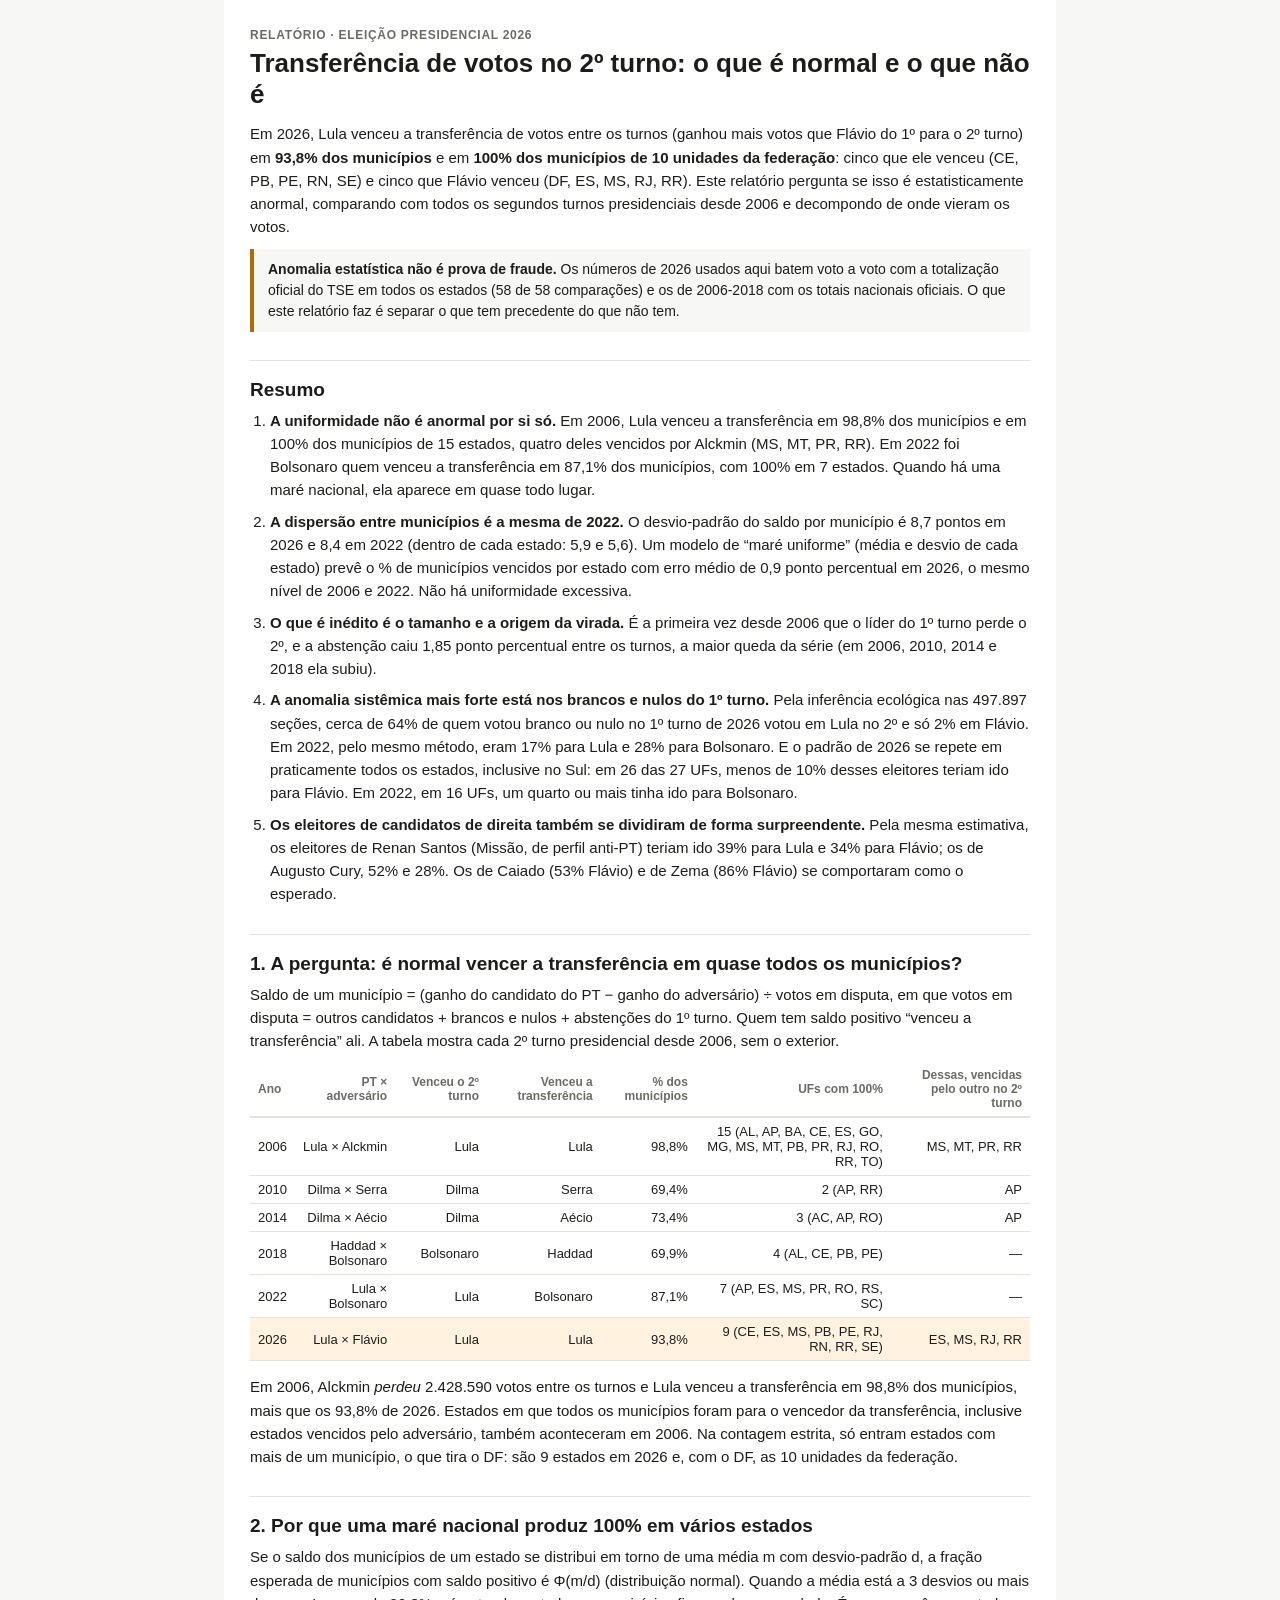
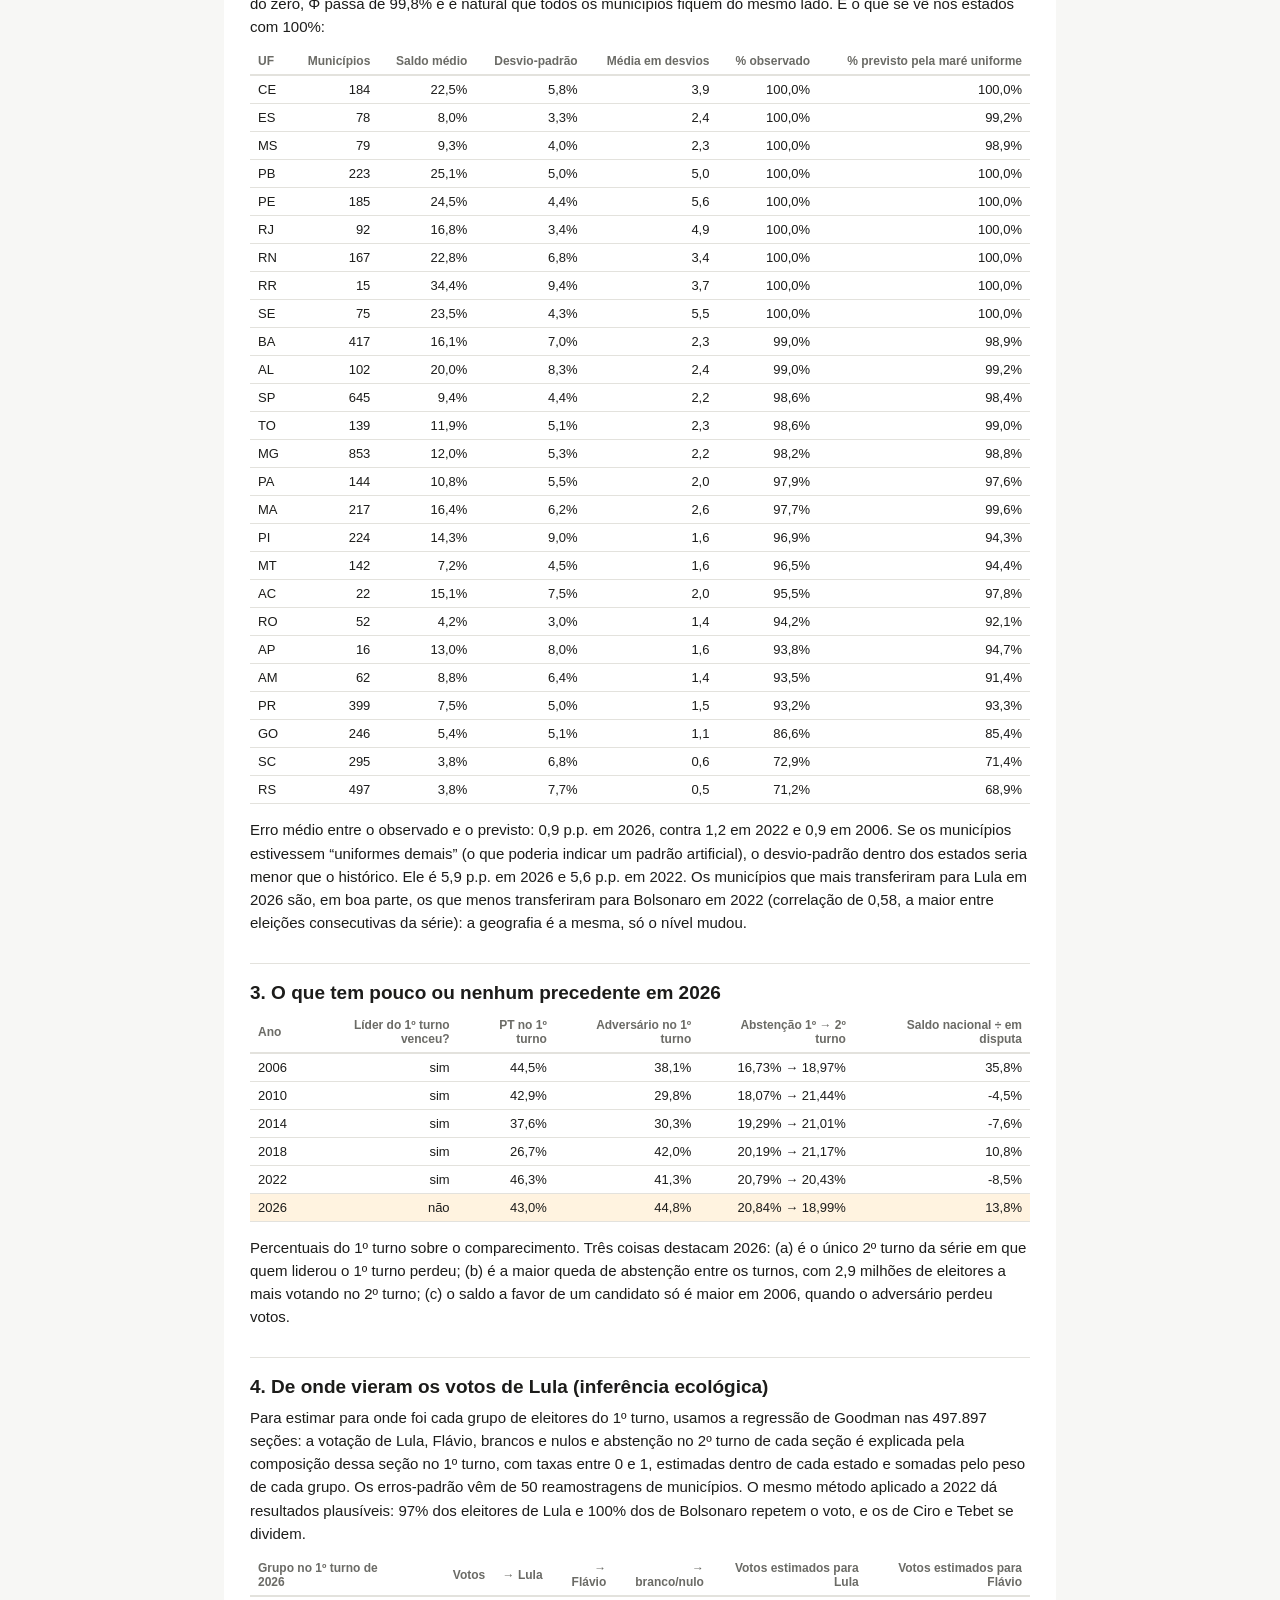
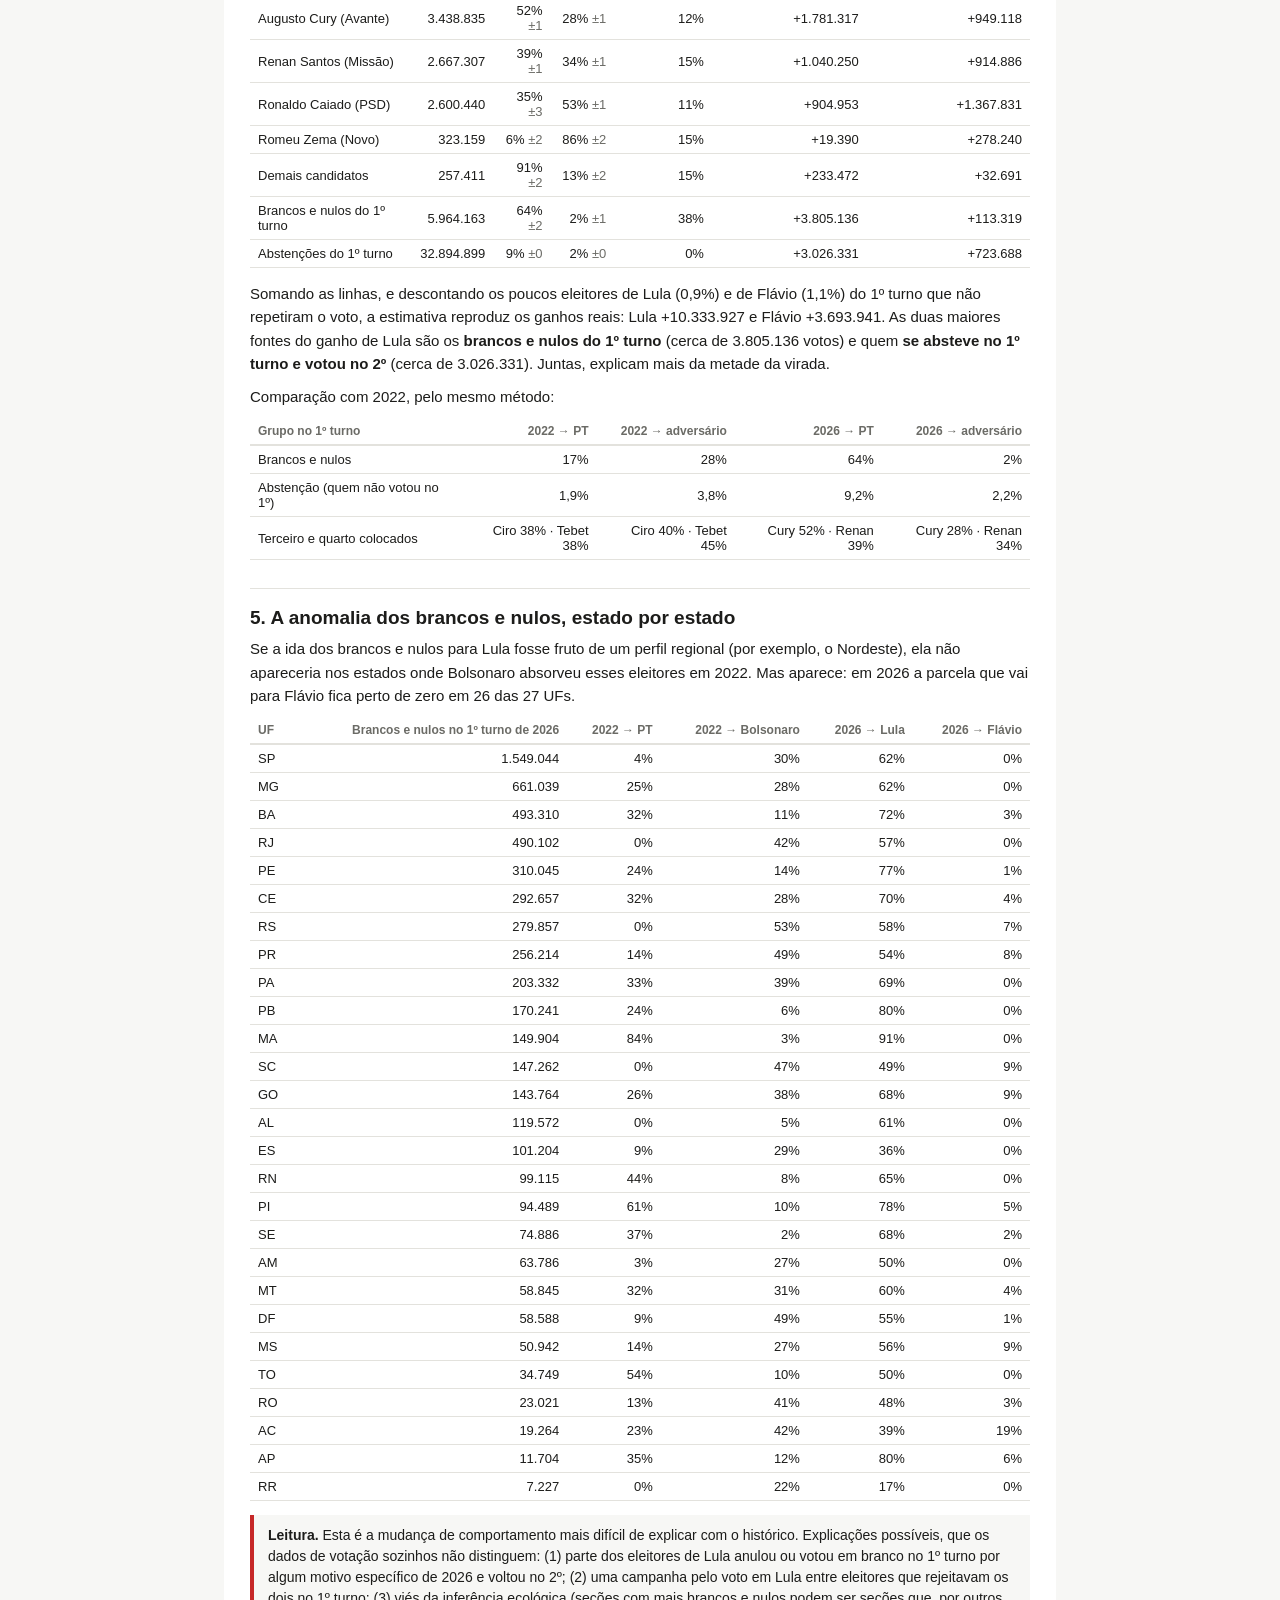
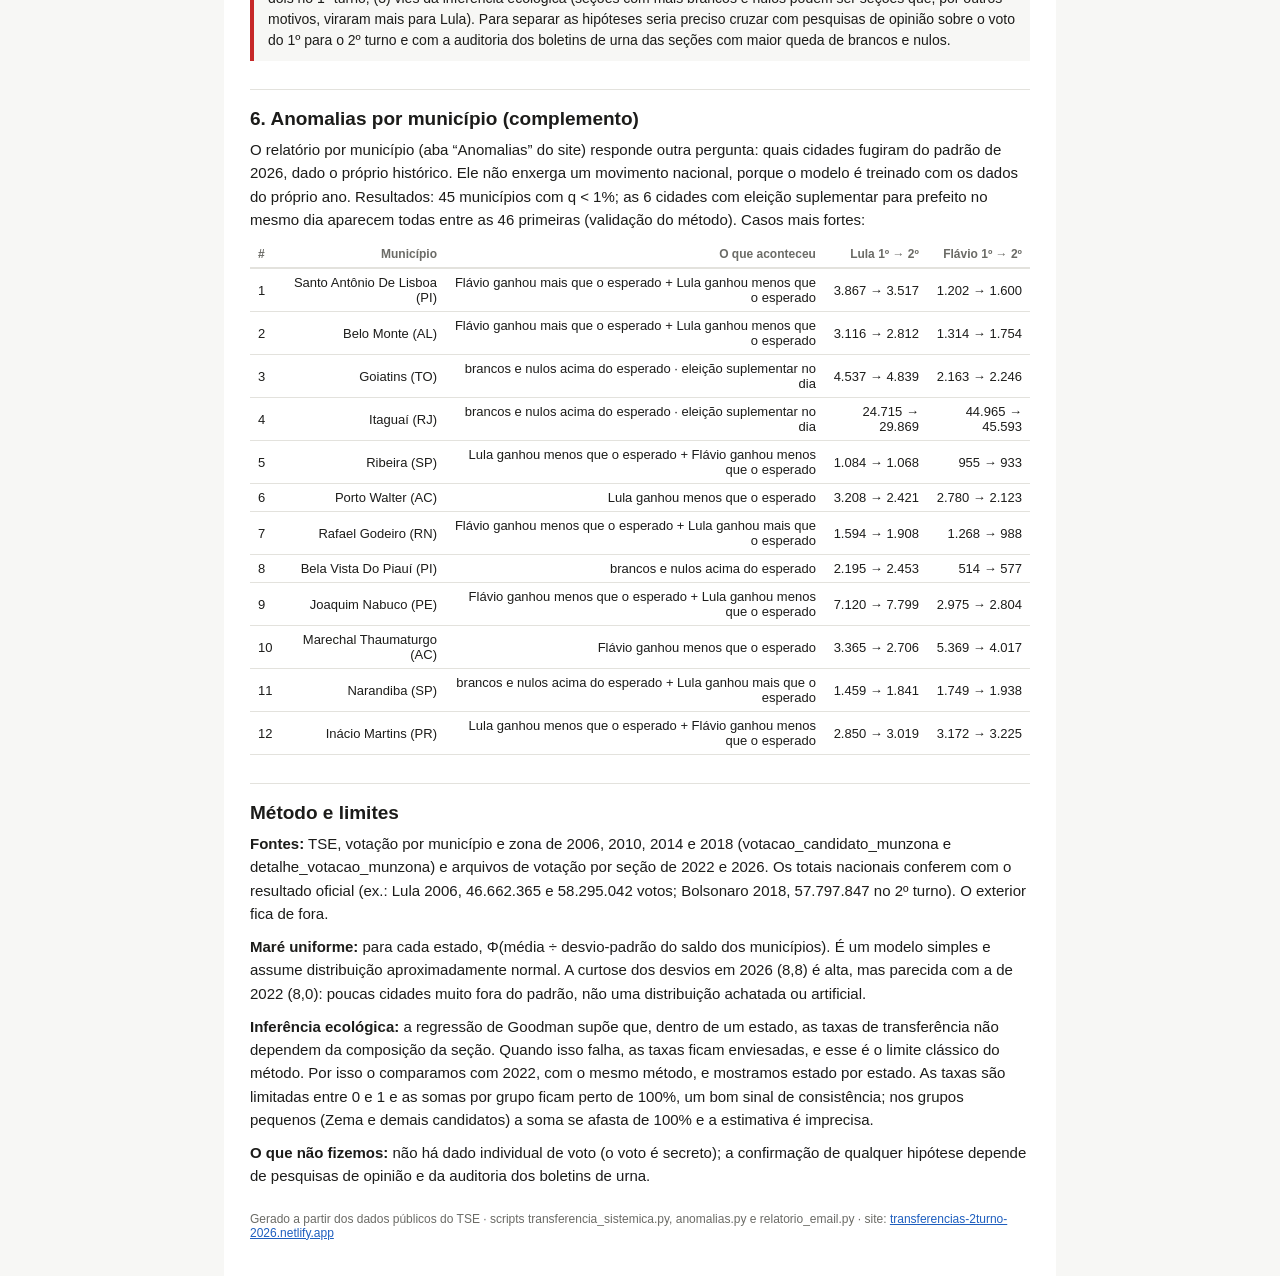
<file: relatorios/relatorio_transferencias_2026.html>
<!doctype html><html lang="pt-BR"><head><meta charset="utf-8"><meta name="viewport" content="width=device-width,initial-scale=1">
<title>Transferência de votos no 2º turno de 2026: o que é normal e o que não é</title></head>
<body style="margin:0;padding:0;background:#f7f7f5;font-family:Arial,Helvetica,sans-serif;color:#1c1c1a;">
<div style="max-width:780px;margin:0 auto;background:#ffffff;padding:28px 26px 36px;">
<p style="margin:0;font-size:12px;letter-spacing:.06em;text-transform:uppercase;color:#6b6b66;font-weight:bold;">Relatório · eleição presidencial 2026</p>
<h1 style="font-size:26px;line-height:1.2;margin:6px 0 12px;">Transferência de votos no 2º turno: o que é normal e o que não é</h1>
<p style="margin:0 0 10px;font-size:15px;line-height:1.55;">Em 2026, Lula venceu a transferência de votos entre os turnos (ganhou mais votos que Flávio do 1º para o 2º turno) em <b>93,8% dos municípios</b> e em <b>100% dos municípios de 10 unidades da federação</b>: cinco que ele venceu (CE, PB, PE, RN, SE) e cinco que Flávio venceu (DF, ES, MS, RJ, RR). Este relatório pergunta se isso é estatisticamente anormal, comparando com todos os segundos turnos presidenciais desde 2006 e decompondo de onde vieram os votos.</p>
<div style="border-left:4px solid #b26b00;background:#f7f7f5;padding:10px 14px;margin:10px 0 14px;font-size:14px;line-height:1.5;"><b>Anomalia estatística não é prova de fraude.</b> Os números de 2026 usados aqui batem voto a voto com a totalização oficial do TSE em todos os estados (58 de 58 comparações) e os de 2006-2018 com os totais nacionais oficiais. O que este relatório faz é separar o que tem precedente do que não tem.</div>

<h2 style="font-size:19px;margin:28px 0 8px;border-top:1px solid #e3e2dd;padding-top:18px;">Resumo</h2>
<ol style="margin:0 0 6px;padding-left:20px;font-size:15px;line-height:1.55;">
<li style="margin-bottom:8px;"><b>A uniformidade não é anormal por si só.</b> Em 2006, Lula venceu a transferência em 98,8% dos municípios e em 100% dos municípios de 15 estados, quatro deles vencidos por Alckmin (MS, MT, PR, RR). Em 2022 foi Bolsonaro quem venceu a transferência em 87,1% dos municípios, com 100% em 7 estados. Quando há uma maré nacional, ela aparece em quase todo lugar.</li>
<li style="margin-bottom:8px;"><b>A dispersão entre municípios é a mesma de 2022.</b> O desvio-padrão do saldo por município é 8,7 pontos em 2026 e 8,4 em 2022 (dentro de cada estado: 5,9 e 5,6). Um modelo de “maré uniforme” (média e desvio de cada estado) prevê o % de municípios vencidos por estado com erro médio de 0,9 ponto percentual em 2026, o mesmo nível de 2006 e 2022. Não há uniformidade excessiva.</li>
<li style="margin-bottom:8px;"><b>O que é inédito é o tamanho e a origem da virada.</b> É a primeira vez desde 2006 que o líder do 1º turno perde o 2º, e a abstenção caiu 1,85 ponto percentual entre os turnos, a maior queda da série (em 2006, 2010, 2014 e 2018 ela subiu).</li>
<li style="margin-bottom:8px;"><b>A anomalia sistêmica mais forte está nos brancos e nulos do 1º turno.</b> Pela inferência ecológica nas 497.897 seções, cerca de 64% de quem votou branco ou nulo no 1º turno de 2026 votou em Lula no 2º e só 2% em Flávio. Em 2022, pelo mesmo método, eram 17% para Lula e 28% para Bolsonaro. E o padrão de 2026 se repete em praticamente todos os estados, inclusive no Sul: em 26 das 27 UFs, menos de 10% desses eleitores teriam ido para Flávio. Em 2022, em 16 UFs, um quarto ou mais tinha ido para Bolsonaro.</li>
<li style="margin-bottom:8px;"><b>Os eleitores de candidatos de direita também se dividiram de forma surpreendente.</b> Pela mesma estimativa, os eleitores de Renan Santos (Missão, de perfil anti-PT) teriam ido 39% para Lula e 34% para Flávio; os de Augusto Cury, 52% e 28%. Os de Caiado (53% Flávio) e de Zema (86% Flávio) se comportaram como o esperado.</li>
</ol>

<h2 style="font-size:19px;margin:28px 0 8px;border-top:1px solid #e3e2dd;padding-top:18px;">1. A pergunta: é normal vencer a transferência em quase todos os municípios?</h2>
<p style="margin:0 0 10px;font-size:15px;line-height:1.55;">Saldo de um município = (ganho do candidato do PT − ganho do adversário) ÷ votos em disputa, em que votos em disputa = outros candidatos + brancos e nulos + abstenções do 1º turno. Quem tem saldo positivo “venceu a transferência” ali. A tabela mostra cada 2º turno presidencial desde 2006, sem o exterior.</p>
<table cellpadding="0" cellspacing="0" style="border-collapse:collapse;width:100%;margin:8px 0 14px;"><tr><th style="padding:6px 8px;border-bottom:2px solid #e3e2dd;text-align:right;font-size:12px;color:#6b6b66;text-align:left;">Ano</th><th style="padding:6px 8px;border-bottom:2px solid #e3e2dd;text-align:right;font-size:12px;color:#6b6b66;">PT × adversário</th><th style="padding:6px 8px;border-bottom:2px solid #e3e2dd;text-align:right;font-size:12px;color:#6b6b66;">Venceu o 2º turno</th><th style="padding:6px 8px;border-bottom:2px solid #e3e2dd;text-align:right;font-size:12px;color:#6b6b66;">Venceu a transferência</th><th style="padding:6px 8px;border-bottom:2px solid #e3e2dd;text-align:right;font-size:12px;color:#6b6b66;">% dos municípios</th><th style="padding:6px 8px;border-bottom:2px solid #e3e2dd;text-align:right;font-size:12px;color:#6b6b66;">UFs com 100%</th><th style="padding:6px 8px;border-bottom:2px solid #e3e2dd;text-align:right;font-size:12px;color:#6b6b66;">Dessas, vencidas pelo outro no 2º turno</th></tr><tr><td style="padding:6px 8px;border-bottom:1px solid #e3e2dd;text-align:right;font-size:13px;text-align:left;">2006</td><td style="padding:6px 8px;border-bottom:1px solid #e3e2dd;text-align:right;font-size:13px;">Lula × Alckmin</td><td style="padding:6px 8px;border-bottom:1px solid #e3e2dd;text-align:right;font-size:13px;">Lula</td><td style="padding:6px 8px;border-bottom:1px solid #e3e2dd;text-align:right;font-size:13px;">Lula</td><td style="padding:6px 8px;border-bottom:1px solid #e3e2dd;text-align:right;font-size:13px;">98,8%</td><td style="padding:6px 8px;border-bottom:1px solid #e3e2dd;text-align:right;font-size:13px;">15 (AL, AP, BA, CE, ES, GO, MG, MS, MT, PB, PR, RJ, RO, RR, TO)</td><td style="padding:6px 8px;border-bottom:1px solid #e3e2dd;text-align:right;font-size:13px;">MS, MT, PR, RR</td></tr><tr><td style="padding:6px 8px;border-bottom:1px solid #e3e2dd;text-align:right;font-size:13px;text-align:left;">2010</td><td style="padding:6px 8px;border-bottom:1px solid #e3e2dd;text-align:right;font-size:13px;">Dilma × Serra</td><td style="padding:6px 8px;border-bottom:1px solid #e3e2dd;text-align:right;font-size:13px;">Dilma</td><td style="padding:6px 8px;border-bottom:1px solid #e3e2dd;text-align:right;font-size:13px;">Serra</td><td style="padding:6px 8px;border-bottom:1px solid #e3e2dd;text-align:right;font-size:13px;">69,4%</td><td style="padding:6px 8px;border-bottom:1px solid #e3e2dd;text-align:right;font-size:13px;">2 (AP, RR)</td><td style="padding:6px 8px;border-bottom:1px solid #e3e2dd;text-align:right;font-size:13px;">AP</td></tr><tr><td style="padding:6px 8px;border-bottom:1px solid #e3e2dd;text-align:right;font-size:13px;text-align:left;">2014</td><td style="padding:6px 8px;border-bottom:1px solid #e3e2dd;text-align:right;font-size:13px;">Dilma × Aécio</td><td style="padding:6px 8px;border-bottom:1px solid #e3e2dd;text-align:right;font-size:13px;">Dilma</td><td style="padding:6px 8px;border-bottom:1px solid #e3e2dd;text-align:right;font-size:13px;">Aécio</td><td style="padding:6px 8px;border-bottom:1px solid #e3e2dd;text-align:right;font-size:13px;">73,4%</td><td style="padding:6px 8px;border-bottom:1px solid #e3e2dd;text-align:right;font-size:13px;">3 (AC, AP, RO)</td><td style="padding:6px 8px;border-bottom:1px solid #e3e2dd;text-align:right;font-size:13px;">AP</td></tr><tr><td style="padding:6px 8px;border-bottom:1px solid #e3e2dd;text-align:right;font-size:13px;text-align:left;">2018</td><td style="padding:6px 8px;border-bottom:1px solid #e3e2dd;text-align:right;font-size:13px;">Haddad × Bolsonaro</td><td style="padding:6px 8px;border-bottom:1px solid #e3e2dd;text-align:right;font-size:13px;">Bolsonaro</td><td style="padding:6px 8px;border-bottom:1px solid #e3e2dd;text-align:right;font-size:13px;">Haddad</td><td style="padding:6px 8px;border-bottom:1px solid #e3e2dd;text-align:right;font-size:13px;">69,9%</td><td style="padding:6px 8px;border-bottom:1px solid #e3e2dd;text-align:right;font-size:13px;">4 (AL, CE, PB, PE)</td><td style="padding:6px 8px;border-bottom:1px solid #e3e2dd;text-align:right;font-size:13px;">—</td></tr><tr><td style="padding:6px 8px;border-bottom:1px solid #e3e2dd;text-align:right;font-size:13px;text-align:left;">2022</td><td style="padding:6px 8px;border-bottom:1px solid #e3e2dd;text-align:right;font-size:13px;">Lula × Bolsonaro</td><td style="padding:6px 8px;border-bottom:1px solid #e3e2dd;text-align:right;font-size:13px;">Lula</td><td style="padding:6px 8px;border-bottom:1px solid #e3e2dd;text-align:right;font-size:13px;">Bolsonaro</td><td style="padding:6px 8px;border-bottom:1px solid #e3e2dd;text-align:right;font-size:13px;">87,1%</td><td style="padding:6px 8px;border-bottom:1px solid #e3e2dd;text-align:right;font-size:13px;">7 (AP, ES, MS, PR, RO, RS, SC)</td><td style="padding:6px 8px;border-bottom:1px solid #e3e2dd;text-align:right;font-size:13px;">—</td></tr><tr><td style="padding:6px 8px;border-bottom:1px solid #e3e2dd;text-align:right;font-size:13px;background:#fff3e0;text-align:left;">2026</td><td style="padding:6px 8px;border-bottom:1px solid #e3e2dd;text-align:right;font-size:13px;background:#fff3e0;">Lula × Flávio</td><td style="padding:6px 8px;border-bottom:1px solid #e3e2dd;text-align:right;font-size:13px;background:#fff3e0;">Lula</td><td style="padding:6px 8px;border-bottom:1px solid #e3e2dd;text-align:right;font-size:13px;background:#fff3e0;">Lula</td><td style="padding:6px 8px;border-bottom:1px solid #e3e2dd;text-align:right;font-size:13px;background:#fff3e0;">93,8%</td><td style="padding:6px 8px;border-bottom:1px solid #e3e2dd;text-align:right;font-size:13px;background:#fff3e0;">9 (CE, ES, MS, PB, PE, RJ, RN, RR, SE)</td><td style="padding:6px 8px;border-bottom:1px solid #e3e2dd;text-align:right;font-size:13px;background:#fff3e0;">ES, MS, RJ, RR</td></tr></table>
<p style="margin:0 0 10px;font-size:15px;line-height:1.55;">Em 2006, Alckmin <i>perdeu</i> 2.428.590 votos entre os turnos e Lula venceu a transferência em 98,8% dos municípios, mais que os 93,8% de 2026. Estados em que todos os municípios foram para o vencedor da transferência, inclusive estados vencidos pelo adversário, também aconteceram em 2006. Na contagem estrita, só entram estados com mais de um município, o que tira o DF: são 9 estados em 2026 e, com o DF, as 10 unidades da federação.</p>

<h2 style="font-size:19px;margin:28px 0 8px;border-top:1px solid #e3e2dd;padding-top:18px;">2. Por que uma maré nacional produz 100% em vários estados</h2>
<p style="margin:0 0 10px;font-size:15px;line-height:1.55;">Se o saldo dos municípios de um estado se distribui em torno de uma média m com desvio-padrão d, a fração esperada de municípios com saldo positivo é Φ(m/d) (distribuição normal). Quando a média está a 3 desvios ou mais do zero, Φ passa de 99,8% e é natural que todos os municípios fiquem do mesmo lado. É o que se vê nos estados com 100%:</p>
<table cellpadding="0" cellspacing="0" style="border-collapse:collapse;width:100%;margin:8px 0 14px;"><tr><th style="padding:6px 8px;border-bottom:2px solid #e3e2dd;text-align:right;font-size:12px;color:#6b6b66;text-align:left;">UF</th><th style="padding:6px 8px;border-bottom:2px solid #e3e2dd;text-align:right;font-size:12px;color:#6b6b66;">Municípios</th><th style="padding:6px 8px;border-bottom:2px solid #e3e2dd;text-align:right;font-size:12px;color:#6b6b66;">Saldo médio</th><th style="padding:6px 8px;border-bottom:2px solid #e3e2dd;text-align:right;font-size:12px;color:#6b6b66;">Desvio-padrão</th><th style="padding:6px 8px;border-bottom:2px solid #e3e2dd;text-align:right;font-size:12px;color:#6b6b66;">Média em desvios</th><th style="padding:6px 8px;border-bottom:2px solid #e3e2dd;text-align:right;font-size:12px;color:#6b6b66;">% observado</th><th style="padding:6px 8px;border-bottom:2px solid #e3e2dd;text-align:right;font-size:12px;color:#6b6b66;">% previsto pela maré uniforme</th></tr><tr><td style="padding:6px 8px;border-bottom:1px solid #e3e2dd;text-align:right;font-size:13px;text-align:left;">CE</td><td style="padding:6px 8px;border-bottom:1px solid #e3e2dd;text-align:right;font-size:13px;">184</td><td style="padding:6px 8px;border-bottom:1px solid #e3e2dd;text-align:right;font-size:13px;">22,5%</td><td style="padding:6px 8px;border-bottom:1px solid #e3e2dd;text-align:right;font-size:13px;">5,8%</td><td style="padding:6px 8px;border-bottom:1px solid #e3e2dd;text-align:right;font-size:13px;">3,9</td><td style="padding:6px 8px;border-bottom:1px solid #e3e2dd;text-align:right;font-size:13px;">100,0%</td><td style="padding:6px 8px;border-bottom:1px solid #e3e2dd;text-align:right;font-size:13px;">100,0%</td></tr><tr><td style="padding:6px 8px;border-bottom:1px solid #e3e2dd;text-align:right;font-size:13px;text-align:left;">ES</td><td style="padding:6px 8px;border-bottom:1px solid #e3e2dd;text-align:right;font-size:13px;">78</td><td style="padding:6px 8px;border-bottom:1px solid #e3e2dd;text-align:right;font-size:13px;">8,0%</td><td style="padding:6px 8px;border-bottom:1px solid #e3e2dd;text-align:right;font-size:13px;">3,3%</td><td style="padding:6px 8px;border-bottom:1px solid #e3e2dd;text-align:right;font-size:13px;">2,4</td><td style="padding:6px 8px;border-bottom:1px solid #e3e2dd;text-align:right;font-size:13px;">100,0%</td><td style="padding:6px 8px;border-bottom:1px solid #e3e2dd;text-align:right;font-size:13px;">99,2%</td></tr><tr><td style="padding:6px 8px;border-bottom:1px solid #e3e2dd;text-align:right;font-size:13px;text-align:left;">MS</td><td style="padding:6px 8px;border-bottom:1px solid #e3e2dd;text-align:right;font-size:13px;">79</td><td style="padding:6px 8px;border-bottom:1px solid #e3e2dd;text-align:right;font-size:13px;">9,3%</td><td style="padding:6px 8px;border-bottom:1px solid #e3e2dd;text-align:right;font-size:13px;">4,0%</td><td style="padding:6px 8px;border-bottom:1px solid #e3e2dd;text-align:right;font-size:13px;">2,3</td><td style="padding:6px 8px;border-bottom:1px solid #e3e2dd;text-align:right;font-size:13px;">100,0%</td><td style="padding:6px 8px;border-bottom:1px solid #e3e2dd;text-align:right;font-size:13px;">98,9%</td></tr><tr><td style="padding:6px 8px;border-bottom:1px solid #e3e2dd;text-align:right;font-size:13px;text-align:left;">PB</td><td style="padding:6px 8px;border-bottom:1px solid #e3e2dd;text-align:right;font-size:13px;">223</td><td style="padding:6px 8px;border-bottom:1px solid #e3e2dd;text-align:right;font-size:13px;">25,1%</td><td style="padding:6px 8px;border-bottom:1px solid #e3e2dd;text-align:right;font-size:13px;">5,0%</td><td style="padding:6px 8px;border-bottom:1px solid #e3e2dd;text-align:right;font-size:13px;">5,0</td><td style="padding:6px 8px;border-bottom:1px solid #e3e2dd;text-align:right;font-size:13px;">100,0%</td><td style="padding:6px 8px;border-bottom:1px solid #e3e2dd;text-align:right;font-size:13px;">100,0%</td></tr><tr><td style="padding:6px 8px;border-bottom:1px solid #e3e2dd;text-align:right;font-size:13px;text-align:left;">PE</td><td style="padding:6px 8px;border-bottom:1px solid #e3e2dd;text-align:right;font-size:13px;">185</td><td style="padding:6px 8px;border-bottom:1px solid #e3e2dd;text-align:right;font-size:13px;">24,5%</td><td style="padding:6px 8px;border-bottom:1px solid #e3e2dd;text-align:right;font-size:13px;">4,4%</td><td style="padding:6px 8px;border-bottom:1px solid #e3e2dd;text-align:right;font-size:13px;">5,6</td><td style="padding:6px 8px;border-bottom:1px solid #e3e2dd;text-align:right;font-size:13px;">100,0%</td><td style="padding:6px 8px;border-bottom:1px solid #e3e2dd;text-align:right;font-size:13px;">100,0%</td></tr><tr><td style="padding:6px 8px;border-bottom:1px solid #e3e2dd;text-align:right;font-size:13px;text-align:left;">RJ</td><td style="padding:6px 8px;border-bottom:1px solid #e3e2dd;text-align:right;font-size:13px;">92</td><td style="padding:6px 8px;border-bottom:1px solid #e3e2dd;text-align:right;font-size:13px;">16,8%</td><td style="padding:6px 8px;border-bottom:1px solid #e3e2dd;text-align:right;font-size:13px;">3,4%</td><td style="padding:6px 8px;border-bottom:1px solid #e3e2dd;text-align:right;font-size:13px;">4,9</td><td style="padding:6px 8px;border-bottom:1px solid #e3e2dd;text-align:right;font-size:13px;">100,0%</td><td style="padding:6px 8px;border-bottom:1px solid #e3e2dd;text-align:right;font-size:13px;">100,0%</td></tr><tr><td style="padding:6px 8px;border-bottom:1px solid #e3e2dd;text-align:right;font-size:13px;text-align:left;">RN</td><td style="padding:6px 8px;border-bottom:1px solid #e3e2dd;text-align:right;font-size:13px;">167</td><td style="padding:6px 8px;border-bottom:1px solid #e3e2dd;text-align:right;font-size:13px;">22,8%</td><td style="padding:6px 8px;border-bottom:1px solid #e3e2dd;text-align:right;font-size:13px;">6,8%</td><td style="padding:6px 8px;border-bottom:1px solid #e3e2dd;text-align:right;font-size:13px;">3,4</td><td style="padding:6px 8px;border-bottom:1px solid #e3e2dd;text-align:right;font-size:13px;">100,0%</td><td style="padding:6px 8px;border-bottom:1px solid #e3e2dd;text-align:right;font-size:13px;">100,0%</td></tr><tr><td style="padding:6px 8px;border-bottom:1px solid #e3e2dd;text-align:right;font-size:13px;text-align:left;">RR</td><td style="padding:6px 8px;border-bottom:1px solid #e3e2dd;text-align:right;font-size:13px;">15</td><td style="padding:6px 8px;border-bottom:1px solid #e3e2dd;text-align:right;font-size:13px;">34,4%</td><td style="padding:6px 8px;border-bottom:1px solid #e3e2dd;text-align:right;font-size:13px;">9,4%</td><td style="padding:6px 8px;border-bottom:1px solid #e3e2dd;text-align:right;font-size:13px;">3,7</td><td style="padding:6px 8px;border-bottom:1px solid #e3e2dd;text-align:right;font-size:13px;">100,0%</td><td style="padding:6px 8px;border-bottom:1px solid #e3e2dd;text-align:right;font-size:13px;">100,0%</td></tr><tr><td style="padding:6px 8px;border-bottom:1px solid #e3e2dd;text-align:right;font-size:13px;text-align:left;">SE</td><td style="padding:6px 8px;border-bottom:1px solid #e3e2dd;text-align:right;font-size:13px;">75</td><td style="padding:6px 8px;border-bottom:1px solid #e3e2dd;text-align:right;font-size:13px;">23,5%</td><td style="padding:6px 8px;border-bottom:1px solid #e3e2dd;text-align:right;font-size:13px;">4,3%</td><td style="padding:6px 8px;border-bottom:1px solid #e3e2dd;text-align:right;font-size:13px;">5,5</td><td style="padding:6px 8px;border-bottom:1px solid #e3e2dd;text-align:right;font-size:13px;">100,0%</td><td style="padding:6px 8px;border-bottom:1px solid #e3e2dd;text-align:right;font-size:13px;">100,0%</td></tr><tr><td style="padding:6px 8px;border-bottom:1px solid #e3e2dd;text-align:right;font-size:13px;text-align:left;">BA</td><td style="padding:6px 8px;border-bottom:1px solid #e3e2dd;text-align:right;font-size:13px;">417</td><td style="padding:6px 8px;border-bottom:1px solid #e3e2dd;text-align:right;font-size:13px;">16,1%</td><td style="padding:6px 8px;border-bottom:1px solid #e3e2dd;text-align:right;font-size:13px;">7,0%</td><td style="padding:6px 8px;border-bottom:1px solid #e3e2dd;text-align:right;font-size:13px;">2,3</td><td style="padding:6px 8px;border-bottom:1px solid #e3e2dd;text-align:right;font-size:13px;">99,0%</td><td style="padding:6px 8px;border-bottom:1px solid #e3e2dd;text-align:right;font-size:13px;">98,9%</td></tr><tr><td style="padding:6px 8px;border-bottom:1px solid #e3e2dd;text-align:right;font-size:13px;text-align:left;">AL</td><td style="padding:6px 8px;border-bottom:1px solid #e3e2dd;text-align:right;font-size:13px;">102</td><td style="padding:6px 8px;border-bottom:1px solid #e3e2dd;text-align:right;font-size:13px;">20,0%</td><td style="padding:6px 8px;border-bottom:1px solid #e3e2dd;text-align:right;font-size:13px;">8,3%</td><td style="padding:6px 8px;border-bottom:1px solid #e3e2dd;text-align:right;font-size:13px;">2,4</td><td style="padding:6px 8px;border-bottom:1px solid #e3e2dd;text-align:right;font-size:13px;">99,0%</td><td style="padding:6px 8px;border-bottom:1px solid #e3e2dd;text-align:right;font-size:13px;">99,2%</td></tr><tr><td style="padding:6px 8px;border-bottom:1px solid #e3e2dd;text-align:right;font-size:13px;text-align:left;">SP</td><td style="padding:6px 8px;border-bottom:1px solid #e3e2dd;text-align:right;font-size:13px;">645</td><td style="padding:6px 8px;border-bottom:1px solid #e3e2dd;text-align:right;font-size:13px;">9,4%</td><td style="padding:6px 8px;border-bottom:1px solid #e3e2dd;text-align:right;font-size:13px;">4,4%</td><td style="padding:6px 8px;border-bottom:1px solid #e3e2dd;text-align:right;font-size:13px;">2,2</td><td style="padding:6px 8px;border-bottom:1px solid #e3e2dd;text-align:right;font-size:13px;">98,6%</td><td style="padding:6px 8px;border-bottom:1px solid #e3e2dd;text-align:right;font-size:13px;">98,4%</td></tr><tr><td style="padding:6px 8px;border-bottom:1px solid #e3e2dd;text-align:right;font-size:13px;text-align:left;">TO</td><td style="padding:6px 8px;border-bottom:1px solid #e3e2dd;text-align:right;font-size:13px;">139</td><td style="padding:6px 8px;border-bottom:1px solid #e3e2dd;text-align:right;font-size:13px;">11,9%</td><td style="padding:6px 8px;border-bottom:1px solid #e3e2dd;text-align:right;font-size:13px;">5,1%</td><td style="padding:6px 8px;border-bottom:1px solid #e3e2dd;text-align:right;font-size:13px;">2,3</td><td style="padding:6px 8px;border-bottom:1px solid #e3e2dd;text-align:right;font-size:13px;">98,6%</td><td style="padding:6px 8px;border-bottom:1px solid #e3e2dd;text-align:right;font-size:13px;">99,0%</td></tr><tr><td style="padding:6px 8px;border-bottom:1px solid #e3e2dd;text-align:right;font-size:13px;text-align:left;">MG</td><td style="padding:6px 8px;border-bottom:1px solid #e3e2dd;text-align:right;font-size:13px;">853</td><td style="padding:6px 8px;border-bottom:1px solid #e3e2dd;text-align:right;font-size:13px;">12,0%</td><td style="padding:6px 8px;border-bottom:1px solid #e3e2dd;text-align:right;font-size:13px;">5,3%</td><td style="padding:6px 8px;border-bottom:1px solid #e3e2dd;text-align:right;font-size:13px;">2,2</td><td style="padding:6px 8px;border-bottom:1px solid #e3e2dd;text-align:right;font-size:13px;">98,2%</td><td style="padding:6px 8px;border-bottom:1px solid #e3e2dd;text-align:right;font-size:13px;">98,8%</td></tr><tr><td style="padding:6px 8px;border-bottom:1px solid #e3e2dd;text-align:right;font-size:13px;text-align:left;">PA</td><td style="padding:6px 8px;border-bottom:1px solid #e3e2dd;text-align:right;font-size:13px;">144</td><td style="padding:6px 8px;border-bottom:1px solid #e3e2dd;text-align:right;font-size:13px;">10,8%</td><td style="padding:6px 8px;border-bottom:1px solid #e3e2dd;text-align:right;font-size:13px;">5,5%</td><td style="padding:6px 8px;border-bottom:1px solid #e3e2dd;text-align:right;font-size:13px;">2,0</td><td style="padding:6px 8px;border-bottom:1px solid #e3e2dd;text-align:right;font-size:13px;">97,9%</td><td style="padding:6px 8px;border-bottom:1px solid #e3e2dd;text-align:right;font-size:13px;">97,6%</td></tr><tr><td style="padding:6px 8px;border-bottom:1px solid #e3e2dd;text-align:right;font-size:13px;text-align:left;">MA</td><td style="padding:6px 8px;border-bottom:1px solid #e3e2dd;text-align:right;font-size:13px;">217</td><td style="padding:6px 8px;border-bottom:1px solid #e3e2dd;text-align:right;font-size:13px;">16,4%</td><td style="padding:6px 8px;border-bottom:1px solid #e3e2dd;text-align:right;font-size:13px;">6,2%</td><td style="padding:6px 8px;border-bottom:1px solid #e3e2dd;text-align:right;font-size:13px;">2,6</td><td style="padding:6px 8px;border-bottom:1px solid #e3e2dd;text-align:right;font-size:13px;">97,7%</td><td style="padding:6px 8px;border-bottom:1px solid #e3e2dd;text-align:right;font-size:13px;">99,6%</td></tr><tr><td style="padding:6px 8px;border-bottom:1px solid #e3e2dd;text-align:right;font-size:13px;text-align:left;">PI</td><td style="padding:6px 8px;border-bottom:1px solid #e3e2dd;text-align:right;font-size:13px;">224</td><td style="padding:6px 8px;border-bottom:1px solid #e3e2dd;text-align:right;font-size:13px;">14,3%</td><td style="padding:6px 8px;border-bottom:1px solid #e3e2dd;text-align:right;font-size:13px;">9,0%</td><td style="padding:6px 8px;border-bottom:1px solid #e3e2dd;text-align:right;font-size:13px;">1,6</td><td style="padding:6px 8px;border-bottom:1px solid #e3e2dd;text-align:right;font-size:13px;">96,9%</td><td style="padding:6px 8px;border-bottom:1px solid #e3e2dd;text-align:right;font-size:13px;">94,3%</td></tr><tr><td style="padding:6px 8px;border-bottom:1px solid #e3e2dd;text-align:right;font-size:13px;text-align:left;">MT</td><td style="padding:6px 8px;border-bottom:1px solid #e3e2dd;text-align:right;font-size:13px;">142</td><td style="padding:6px 8px;border-bottom:1px solid #e3e2dd;text-align:right;font-size:13px;">7,2%</td><td style="padding:6px 8px;border-bottom:1px solid #e3e2dd;text-align:right;font-size:13px;">4,5%</td><td style="padding:6px 8px;border-bottom:1px solid #e3e2dd;text-align:right;font-size:13px;">1,6</td><td style="padding:6px 8px;border-bottom:1px solid #e3e2dd;text-align:right;font-size:13px;">96,5%</td><td style="padding:6px 8px;border-bottom:1px solid #e3e2dd;text-align:right;font-size:13px;">94,4%</td></tr><tr><td style="padding:6px 8px;border-bottom:1px solid #e3e2dd;text-align:right;font-size:13px;text-align:left;">AC</td><td style="padding:6px 8px;border-bottom:1px solid #e3e2dd;text-align:right;font-size:13px;">22</td><td style="padding:6px 8px;border-bottom:1px solid #e3e2dd;text-align:right;font-size:13px;">15,1%</td><td style="padding:6px 8px;border-bottom:1px solid #e3e2dd;text-align:right;font-size:13px;">7,5%</td><td style="padding:6px 8px;border-bottom:1px solid #e3e2dd;text-align:right;font-size:13px;">2,0</td><td style="padding:6px 8px;border-bottom:1px solid #e3e2dd;text-align:right;font-size:13px;">95,5%</td><td style="padding:6px 8px;border-bottom:1px solid #e3e2dd;text-align:right;font-size:13px;">97,8%</td></tr><tr><td style="padding:6px 8px;border-bottom:1px solid #e3e2dd;text-align:right;font-size:13px;text-align:left;">RO</td><td style="padding:6px 8px;border-bottom:1px solid #e3e2dd;text-align:right;font-size:13px;">52</td><td style="padding:6px 8px;border-bottom:1px solid #e3e2dd;text-align:right;font-size:13px;">4,2%</td><td style="padding:6px 8px;border-bottom:1px solid #e3e2dd;text-align:right;font-size:13px;">3,0%</td><td style="padding:6px 8px;border-bottom:1px solid #e3e2dd;text-align:right;font-size:13px;">1,4</td><td style="padding:6px 8px;border-bottom:1px solid #e3e2dd;text-align:right;font-size:13px;">94,2%</td><td style="padding:6px 8px;border-bottom:1px solid #e3e2dd;text-align:right;font-size:13px;">92,1%</td></tr><tr><td style="padding:6px 8px;border-bottom:1px solid #e3e2dd;text-align:right;font-size:13px;text-align:left;">AP</td><td style="padding:6px 8px;border-bottom:1px solid #e3e2dd;text-align:right;font-size:13px;">16</td><td style="padding:6px 8px;border-bottom:1px solid #e3e2dd;text-align:right;font-size:13px;">13,0%</td><td style="padding:6px 8px;border-bottom:1px solid #e3e2dd;text-align:right;font-size:13px;">8,0%</td><td style="padding:6px 8px;border-bottom:1px solid #e3e2dd;text-align:right;font-size:13px;">1,6</td><td style="padding:6px 8px;border-bottom:1px solid #e3e2dd;text-align:right;font-size:13px;">93,8%</td><td style="padding:6px 8px;border-bottom:1px solid #e3e2dd;text-align:right;font-size:13px;">94,7%</td></tr><tr><td style="padding:6px 8px;border-bottom:1px solid #e3e2dd;text-align:right;font-size:13px;text-align:left;">AM</td><td style="padding:6px 8px;border-bottom:1px solid #e3e2dd;text-align:right;font-size:13px;">62</td><td style="padding:6px 8px;border-bottom:1px solid #e3e2dd;text-align:right;font-size:13px;">8,8%</td><td style="padding:6px 8px;border-bottom:1px solid #e3e2dd;text-align:right;font-size:13px;">6,4%</td><td style="padding:6px 8px;border-bottom:1px solid #e3e2dd;text-align:right;font-size:13px;">1,4</td><td style="padding:6px 8px;border-bottom:1px solid #e3e2dd;text-align:right;font-size:13px;">93,5%</td><td style="padding:6px 8px;border-bottom:1px solid #e3e2dd;text-align:right;font-size:13px;">91,4%</td></tr><tr><td style="padding:6px 8px;border-bottom:1px solid #e3e2dd;text-align:right;font-size:13px;text-align:left;">PR</td><td style="padding:6px 8px;border-bottom:1px solid #e3e2dd;text-align:right;font-size:13px;">399</td><td style="padding:6px 8px;border-bottom:1px solid #e3e2dd;text-align:right;font-size:13px;">7,5%</td><td style="padding:6px 8px;border-bottom:1px solid #e3e2dd;text-align:right;font-size:13px;">5,0%</td><td style="padding:6px 8px;border-bottom:1px solid #e3e2dd;text-align:right;font-size:13px;">1,5</td><td style="padding:6px 8px;border-bottom:1px solid #e3e2dd;text-align:right;font-size:13px;">93,2%</td><td style="padding:6px 8px;border-bottom:1px solid #e3e2dd;text-align:right;font-size:13px;">93,3%</td></tr><tr><td style="padding:6px 8px;border-bottom:1px solid #e3e2dd;text-align:right;font-size:13px;text-align:left;">GO</td><td style="padding:6px 8px;border-bottom:1px solid #e3e2dd;text-align:right;font-size:13px;">246</td><td style="padding:6px 8px;border-bottom:1px solid #e3e2dd;text-align:right;font-size:13px;">5,4%</td><td style="padding:6px 8px;border-bottom:1px solid #e3e2dd;text-align:right;font-size:13px;">5,1%</td><td style="padding:6px 8px;border-bottom:1px solid #e3e2dd;text-align:right;font-size:13px;">1,1</td><td style="padding:6px 8px;border-bottom:1px solid #e3e2dd;text-align:right;font-size:13px;">86,6%</td><td style="padding:6px 8px;border-bottom:1px solid #e3e2dd;text-align:right;font-size:13px;">85,4%</td></tr><tr><td style="padding:6px 8px;border-bottom:1px solid #e3e2dd;text-align:right;font-size:13px;text-align:left;">SC</td><td style="padding:6px 8px;border-bottom:1px solid #e3e2dd;text-align:right;font-size:13px;">295</td><td style="padding:6px 8px;border-bottom:1px solid #e3e2dd;text-align:right;font-size:13px;">3,8%</td><td style="padding:6px 8px;border-bottom:1px solid #e3e2dd;text-align:right;font-size:13px;">6,8%</td><td style="padding:6px 8px;border-bottom:1px solid #e3e2dd;text-align:right;font-size:13px;">0,6</td><td style="padding:6px 8px;border-bottom:1px solid #e3e2dd;text-align:right;font-size:13px;">72,9%</td><td style="padding:6px 8px;border-bottom:1px solid #e3e2dd;text-align:right;font-size:13px;">71,4%</td></tr><tr><td style="padding:6px 8px;border-bottom:1px solid #e3e2dd;text-align:right;font-size:13px;text-align:left;">RS</td><td style="padding:6px 8px;border-bottom:1px solid #e3e2dd;text-align:right;font-size:13px;">497</td><td style="padding:6px 8px;border-bottom:1px solid #e3e2dd;text-align:right;font-size:13px;">3,8%</td><td style="padding:6px 8px;border-bottom:1px solid #e3e2dd;text-align:right;font-size:13px;">7,7%</td><td style="padding:6px 8px;border-bottom:1px solid #e3e2dd;text-align:right;font-size:13px;">0,5</td><td style="padding:6px 8px;border-bottom:1px solid #e3e2dd;text-align:right;font-size:13px;">71,2%</td><td style="padding:6px 8px;border-bottom:1px solid #e3e2dd;text-align:right;font-size:13px;">68,9%</td></tr></table>
<p style="margin:0 0 10px;font-size:15px;line-height:1.55;">Erro médio entre o observado e o previsto: 0,9 p.p. em 2026, contra 1,2 em 2022 e 0,9 em 2006. Se os municípios estivessem “uniformes demais” (o que poderia indicar um padrão artificial), o desvio-padrão dentro dos estados seria menor que o histórico. Ele é 5,9 p.p. em 2026 e 5,6 p.p. em 2022. Os municípios que mais transferiram para Lula em 2026 são, em boa parte, os que menos transferiram para Bolsonaro em 2022 (correlação de 0,58, a maior entre eleições consecutivas da série): a geografia é a mesma, só o nível mudou.</p>

<h2 style="font-size:19px;margin:28px 0 8px;border-top:1px solid #e3e2dd;padding-top:18px;">3. O que tem pouco ou nenhum precedente em 2026</h2>
<table cellpadding="0" cellspacing="0" style="border-collapse:collapse;width:100%;margin:8px 0 14px;"><tr><th style="padding:6px 8px;border-bottom:2px solid #e3e2dd;text-align:right;font-size:12px;color:#6b6b66;text-align:left;">Ano</th><th style="padding:6px 8px;border-bottom:2px solid #e3e2dd;text-align:right;font-size:12px;color:#6b6b66;">Líder do 1º turno venceu?</th><th style="padding:6px 8px;border-bottom:2px solid #e3e2dd;text-align:right;font-size:12px;color:#6b6b66;">PT no 1º turno</th><th style="padding:6px 8px;border-bottom:2px solid #e3e2dd;text-align:right;font-size:12px;color:#6b6b66;">Adversário no 1º turno</th><th style="padding:6px 8px;border-bottom:2px solid #e3e2dd;text-align:right;font-size:12px;color:#6b6b66;">Abstenção 1º → 2º turno</th><th style="padding:6px 8px;border-bottom:2px solid #e3e2dd;text-align:right;font-size:12px;color:#6b6b66;">Saldo nacional ÷ em disputa</th></tr><tr><td style="padding:6px 8px;border-bottom:1px solid #e3e2dd;text-align:right;font-size:13px;text-align:left;">2006</td><td style="padding:6px 8px;border-bottom:1px solid #e3e2dd;text-align:right;font-size:13px;">sim</td><td style="padding:6px 8px;border-bottom:1px solid #e3e2dd;text-align:right;font-size:13px;">44,5%</td><td style="padding:6px 8px;border-bottom:1px solid #e3e2dd;text-align:right;font-size:13px;">38,1%</td><td style="padding:6px 8px;border-bottom:1px solid #e3e2dd;text-align:right;font-size:13px;">16,73% → 18,97%</td><td style="padding:6px 8px;border-bottom:1px solid #e3e2dd;text-align:right;font-size:13px;">35,8%</td></tr><tr><td style="padding:6px 8px;border-bottom:1px solid #e3e2dd;text-align:right;font-size:13px;text-align:left;">2010</td><td style="padding:6px 8px;border-bottom:1px solid #e3e2dd;text-align:right;font-size:13px;">sim</td><td style="padding:6px 8px;border-bottom:1px solid #e3e2dd;text-align:right;font-size:13px;">42,9%</td><td style="padding:6px 8px;border-bottom:1px solid #e3e2dd;text-align:right;font-size:13px;">29,8%</td><td style="padding:6px 8px;border-bottom:1px solid #e3e2dd;text-align:right;font-size:13px;">18,07% → 21,44%</td><td style="padding:6px 8px;border-bottom:1px solid #e3e2dd;text-align:right;font-size:13px;">-4,5%</td></tr><tr><td style="padding:6px 8px;border-bottom:1px solid #e3e2dd;text-align:right;font-size:13px;text-align:left;">2014</td><td style="padding:6px 8px;border-bottom:1px solid #e3e2dd;text-align:right;font-size:13px;">sim</td><td style="padding:6px 8px;border-bottom:1px solid #e3e2dd;text-align:right;font-size:13px;">37,6%</td><td style="padding:6px 8px;border-bottom:1px solid #e3e2dd;text-align:right;font-size:13px;">30,3%</td><td style="padding:6px 8px;border-bottom:1px solid #e3e2dd;text-align:right;font-size:13px;">19,29% → 21,01%</td><td style="padding:6px 8px;border-bottom:1px solid #e3e2dd;text-align:right;font-size:13px;">-7,6%</td></tr><tr><td style="padding:6px 8px;border-bottom:1px solid #e3e2dd;text-align:right;font-size:13px;text-align:left;">2018</td><td style="padding:6px 8px;border-bottom:1px solid #e3e2dd;text-align:right;font-size:13px;">sim</td><td style="padding:6px 8px;border-bottom:1px solid #e3e2dd;text-align:right;font-size:13px;">26,7%</td><td style="padding:6px 8px;border-bottom:1px solid #e3e2dd;text-align:right;font-size:13px;">42,0%</td><td style="padding:6px 8px;border-bottom:1px solid #e3e2dd;text-align:right;font-size:13px;">20,19% → 21,17%</td><td style="padding:6px 8px;border-bottom:1px solid #e3e2dd;text-align:right;font-size:13px;">10,8%</td></tr><tr><td style="padding:6px 8px;border-bottom:1px solid #e3e2dd;text-align:right;font-size:13px;text-align:left;">2022</td><td style="padding:6px 8px;border-bottom:1px solid #e3e2dd;text-align:right;font-size:13px;">sim</td><td style="padding:6px 8px;border-bottom:1px solid #e3e2dd;text-align:right;font-size:13px;">46,3%</td><td style="padding:6px 8px;border-bottom:1px solid #e3e2dd;text-align:right;font-size:13px;">41,3%</td><td style="padding:6px 8px;border-bottom:1px solid #e3e2dd;text-align:right;font-size:13px;">20,79% → 20,43%</td><td style="padding:6px 8px;border-bottom:1px solid #e3e2dd;text-align:right;font-size:13px;">-8,5%</td></tr><tr><td style="padding:6px 8px;border-bottom:1px solid #e3e2dd;text-align:right;font-size:13px;background:#fff3e0;text-align:left;">2026</td><td style="padding:6px 8px;border-bottom:1px solid #e3e2dd;text-align:right;font-size:13px;background:#fff3e0;">não</td><td style="padding:6px 8px;border-bottom:1px solid #e3e2dd;text-align:right;font-size:13px;background:#fff3e0;">43,0%</td><td style="padding:6px 8px;border-bottom:1px solid #e3e2dd;text-align:right;font-size:13px;background:#fff3e0;">44,8%</td><td style="padding:6px 8px;border-bottom:1px solid #e3e2dd;text-align:right;font-size:13px;background:#fff3e0;">20,84% → 18,99%</td><td style="padding:6px 8px;border-bottom:1px solid #e3e2dd;text-align:right;font-size:13px;background:#fff3e0;">13,8%</td></tr></table>
<p style="margin:0 0 10px;font-size:15px;line-height:1.55;">Percentuais do 1º turno sobre o comparecimento. Três coisas destacam 2026: (a) é o único 2º turno da série em que quem liderou o 1º turno perdeu; (b) é a maior queda de abstenção entre os turnos, com 2,9 milhões de eleitores a mais votando no 2º turno; (c) o saldo a favor de um candidato só é maior em 2006, quando o adversário perdeu votos.</p>

<h2 style="font-size:19px;margin:28px 0 8px;border-top:1px solid #e3e2dd;padding-top:18px;">4. De onde vieram os votos de Lula (inferência ecológica)</h2>
<p style="margin:0 0 10px;font-size:15px;line-height:1.55;">Para estimar para onde foi cada grupo de eleitores do 1º turno, usamos a regressão de Goodman nas 497.897 seções: a votação de Lula, Flávio, brancos e nulos e abstenção no 2º turno de cada seção é explicada pela composição dessa seção no 1º turno, com taxas entre 0 e 1, estimadas dentro de cada estado e somadas pelo peso de cada grupo. Os erros-padrão vêm de 50 reamostragens de municípios. O mesmo método aplicado a 2022 dá resultados plausíveis: 97% dos eleitores de Lula e 100% dos de Bolsonaro repetem o voto, e os de Ciro e Tebet se dividem.</p>
<table cellpadding="0" cellspacing="0" style="border-collapse:collapse;width:100%;margin:8px 0 14px;"><tr><th style="padding:6px 8px;border-bottom:2px solid #e3e2dd;text-align:right;font-size:12px;color:#6b6b66;text-align:left;">Grupo no 1º turno de 2026</th><th style="padding:6px 8px;border-bottom:2px solid #e3e2dd;text-align:right;font-size:12px;color:#6b6b66;">Votos</th><th style="padding:6px 8px;border-bottom:2px solid #e3e2dd;text-align:right;font-size:12px;color:#6b6b66;">→ Lula</th><th style="padding:6px 8px;border-bottom:2px solid #e3e2dd;text-align:right;font-size:12px;color:#6b6b66;">→ Flávio</th><th style="padding:6px 8px;border-bottom:2px solid #e3e2dd;text-align:right;font-size:12px;color:#6b6b66;">→ branco/nulo</th><th style="padding:6px 8px;border-bottom:2px solid #e3e2dd;text-align:right;font-size:12px;color:#6b6b66;">Votos estimados para Lula</th><th style="padding:6px 8px;border-bottom:2px solid #e3e2dd;text-align:right;font-size:12px;color:#6b6b66;">Votos estimados para Flávio</th></tr><tr><td style="padding:6px 8px;border-bottom:1px solid #e3e2dd;text-align:right;font-size:13px;text-align:left;">Augusto Cury (Avante)</td><td style="padding:6px 8px;border-bottom:1px solid #e3e2dd;text-align:right;font-size:13px;">3.438.835</td><td style="padding:6px 8px;border-bottom:1px solid #e3e2dd;text-align:right;font-size:13px;">52% <span style="color:#6b6b66">±1</span></td><td style="padding:6px 8px;border-bottom:1px solid #e3e2dd;text-align:right;font-size:13px;">28% <span style="color:#6b6b66">±1</span></td><td style="padding:6px 8px;border-bottom:1px solid #e3e2dd;text-align:right;font-size:13px;">12%</td><td style="padding:6px 8px;border-bottom:1px solid #e3e2dd;text-align:right;font-size:13px;">+1.781.317</td><td style="padding:6px 8px;border-bottom:1px solid #e3e2dd;text-align:right;font-size:13px;">+949.118</td></tr><tr><td style="padding:6px 8px;border-bottom:1px solid #e3e2dd;text-align:right;font-size:13px;text-align:left;">Renan Santos (Missão)</td><td style="padding:6px 8px;border-bottom:1px solid #e3e2dd;text-align:right;font-size:13px;">2.667.307</td><td style="padding:6px 8px;border-bottom:1px solid #e3e2dd;text-align:right;font-size:13px;">39% <span style="color:#6b6b66">±1</span></td><td style="padding:6px 8px;border-bottom:1px solid #e3e2dd;text-align:right;font-size:13px;">34% <span style="color:#6b6b66">±1</span></td><td style="padding:6px 8px;border-bottom:1px solid #e3e2dd;text-align:right;font-size:13px;">15%</td><td style="padding:6px 8px;border-bottom:1px solid #e3e2dd;text-align:right;font-size:13px;">+1.040.250</td><td style="padding:6px 8px;border-bottom:1px solid #e3e2dd;text-align:right;font-size:13px;">+914.886</td></tr><tr><td style="padding:6px 8px;border-bottom:1px solid #e3e2dd;text-align:right;font-size:13px;text-align:left;">Ronaldo Caiado (PSD)</td><td style="padding:6px 8px;border-bottom:1px solid #e3e2dd;text-align:right;font-size:13px;">2.600.440</td><td style="padding:6px 8px;border-bottom:1px solid #e3e2dd;text-align:right;font-size:13px;">35% <span style="color:#6b6b66">±3</span></td><td style="padding:6px 8px;border-bottom:1px solid #e3e2dd;text-align:right;font-size:13px;">53% <span style="color:#6b6b66">±1</span></td><td style="padding:6px 8px;border-bottom:1px solid #e3e2dd;text-align:right;font-size:13px;">11%</td><td style="padding:6px 8px;border-bottom:1px solid #e3e2dd;text-align:right;font-size:13px;">+904.953</td><td style="padding:6px 8px;border-bottom:1px solid #e3e2dd;text-align:right;font-size:13px;">+1.367.831</td></tr><tr><td style="padding:6px 8px;border-bottom:1px solid #e3e2dd;text-align:right;font-size:13px;text-align:left;">Romeu Zema (Novo)</td><td style="padding:6px 8px;border-bottom:1px solid #e3e2dd;text-align:right;font-size:13px;">323.159</td><td style="padding:6px 8px;border-bottom:1px solid #e3e2dd;text-align:right;font-size:13px;">6% <span style="color:#6b6b66">±2</span></td><td style="padding:6px 8px;border-bottom:1px solid #e3e2dd;text-align:right;font-size:13px;">86% <span style="color:#6b6b66">±2</span></td><td style="padding:6px 8px;border-bottom:1px solid #e3e2dd;text-align:right;font-size:13px;">15%</td><td style="padding:6px 8px;border-bottom:1px solid #e3e2dd;text-align:right;font-size:13px;">+19.390</td><td style="padding:6px 8px;border-bottom:1px solid #e3e2dd;text-align:right;font-size:13px;">+278.240</td></tr><tr><td style="padding:6px 8px;border-bottom:1px solid #e3e2dd;text-align:right;font-size:13px;text-align:left;">Demais candidatos</td><td style="padding:6px 8px;border-bottom:1px solid #e3e2dd;text-align:right;font-size:13px;">257.411</td><td style="padding:6px 8px;border-bottom:1px solid #e3e2dd;text-align:right;font-size:13px;">91% <span style="color:#6b6b66">±2</span></td><td style="padding:6px 8px;border-bottom:1px solid #e3e2dd;text-align:right;font-size:13px;">13% <span style="color:#6b6b66">±2</span></td><td style="padding:6px 8px;border-bottom:1px solid #e3e2dd;text-align:right;font-size:13px;">15%</td><td style="padding:6px 8px;border-bottom:1px solid #e3e2dd;text-align:right;font-size:13px;">+233.472</td><td style="padding:6px 8px;border-bottom:1px solid #e3e2dd;text-align:right;font-size:13px;">+32.691</td></tr><tr><td style="padding:6px 8px;border-bottom:1px solid #e3e2dd;text-align:right;font-size:13px;text-align:left;">Brancos e nulos do 1º turno</td><td style="padding:6px 8px;border-bottom:1px solid #e3e2dd;text-align:right;font-size:13px;">5.964.163</td><td style="padding:6px 8px;border-bottom:1px solid #e3e2dd;text-align:right;font-size:13px;">64% <span style="color:#6b6b66">±2</span></td><td style="padding:6px 8px;border-bottom:1px solid #e3e2dd;text-align:right;font-size:13px;">2% <span style="color:#6b6b66">±1</span></td><td style="padding:6px 8px;border-bottom:1px solid #e3e2dd;text-align:right;font-size:13px;">38%</td><td style="padding:6px 8px;border-bottom:1px solid #e3e2dd;text-align:right;font-size:13px;">+3.805.136</td><td style="padding:6px 8px;border-bottom:1px solid #e3e2dd;text-align:right;font-size:13px;">+113.319</td></tr><tr><td style="padding:6px 8px;border-bottom:1px solid #e3e2dd;text-align:right;font-size:13px;text-align:left;">Abstenções do 1º turno</td><td style="padding:6px 8px;border-bottom:1px solid #e3e2dd;text-align:right;font-size:13px;">32.894.899</td><td style="padding:6px 8px;border-bottom:1px solid #e3e2dd;text-align:right;font-size:13px;">9% <span style="color:#6b6b66">±0</span></td><td style="padding:6px 8px;border-bottom:1px solid #e3e2dd;text-align:right;font-size:13px;">2% <span style="color:#6b6b66">±0</span></td><td style="padding:6px 8px;border-bottom:1px solid #e3e2dd;text-align:right;font-size:13px;">0%</td><td style="padding:6px 8px;border-bottom:1px solid #e3e2dd;text-align:right;font-size:13px;">+3.026.331</td><td style="padding:6px 8px;border-bottom:1px solid #e3e2dd;text-align:right;font-size:13px;">+723.688</td></tr></table>
<p style="margin:0 0 10px;font-size:15px;line-height:1.55;">Somando as linhas, e descontando os poucos eleitores de Lula (0,9%) e de Flávio (1,1%) do 1º turno que não repetiram o voto, a estimativa reproduz os ganhos reais: Lula +10.333.927 e Flávio +3.693.941. As duas maiores fontes do ganho de Lula são os <b>brancos e nulos do 1º turno</b> (cerca de 3.805.136 votos) e quem <b>se absteve no 1º turno e votou no 2º</b> (cerca de 3.026.331). Juntas, explicam mais da metade da virada.</p>
<p style="margin:0 0 10px;font-size:15px;line-height:1.55;">Comparação com 2022, pelo mesmo método:</p>
<table cellpadding="0" cellspacing="0" style="border-collapse:collapse;width:100%;margin:8px 0 14px;"><tr><th style="padding:6px 8px;border-bottom:2px solid #e3e2dd;text-align:right;font-size:12px;color:#6b6b66;text-align:left;">Grupo no 1º turno</th><th style="padding:6px 8px;border-bottom:2px solid #e3e2dd;text-align:right;font-size:12px;color:#6b6b66;">2022 → PT</th><th style="padding:6px 8px;border-bottom:2px solid #e3e2dd;text-align:right;font-size:12px;color:#6b6b66;">2022 → adversário</th><th style="padding:6px 8px;border-bottom:2px solid #e3e2dd;text-align:right;font-size:12px;color:#6b6b66;">2026 → PT</th><th style="padding:6px 8px;border-bottom:2px solid #e3e2dd;text-align:right;font-size:12px;color:#6b6b66;">2026 → adversário</th></tr><tr><td style="padding:6px 8px;border-bottom:1px solid #e3e2dd;text-align:right;font-size:13px;text-align:left;">Brancos e nulos</td><td style="padding:6px 8px;border-bottom:1px solid #e3e2dd;text-align:right;font-size:13px;">17%</td><td style="padding:6px 8px;border-bottom:1px solid #e3e2dd;text-align:right;font-size:13px;">28%</td><td style="padding:6px 8px;border-bottom:1px solid #e3e2dd;text-align:right;font-size:13px;">64%</td><td style="padding:6px 8px;border-bottom:1px solid #e3e2dd;text-align:right;font-size:13px;">2%</td></tr><tr><td style="padding:6px 8px;border-bottom:1px solid #e3e2dd;text-align:right;font-size:13px;text-align:left;">Abstenção (quem não votou no 1º)</td><td style="padding:6px 8px;border-bottom:1px solid #e3e2dd;text-align:right;font-size:13px;">1,9%</td><td style="padding:6px 8px;border-bottom:1px solid #e3e2dd;text-align:right;font-size:13px;">3,8%</td><td style="padding:6px 8px;border-bottom:1px solid #e3e2dd;text-align:right;font-size:13px;">9,2%</td><td style="padding:6px 8px;border-bottom:1px solid #e3e2dd;text-align:right;font-size:13px;">2,2%</td></tr><tr><td style="padding:6px 8px;border-bottom:1px solid #e3e2dd;text-align:right;font-size:13px;text-align:left;">Terceiro e quarto colocados</td><td style="padding:6px 8px;border-bottom:1px solid #e3e2dd;text-align:right;font-size:13px;">Ciro 38% · Tebet 38%</td><td style="padding:6px 8px;border-bottom:1px solid #e3e2dd;text-align:right;font-size:13px;">Ciro 40% · Tebet 45%</td><td style="padding:6px 8px;border-bottom:1px solid #e3e2dd;text-align:right;font-size:13px;">Cury 52% · Renan 39%</td><td style="padding:6px 8px;border-bottom:1px solid #e3e2dd;text-align:right;font-size:13px;">Cury 28% · Renan 34%</td></tr></table>

<h2 style="font-size:19px;margin:28px 0 8px;border-top:1px solid #e3e2dd;padding-top:18px;">5. A anomalia dos brancos e nulos, estado por estado</h2>
<p style="margin:0 0 10px;font-size:15px;line-height:1.55;">Se a ida dos brancos e nulos para Lula fosse fruto de um perfil regional (por exemplo, o Nordeste), ela não apareceria nos estados onde Bolsonaro absorveu esses eleitores em 2022. Mas aparece: em 2026 a parcela que vai para Flávio fica perto de zero em 26 das 27 UFs.</p>
<table cellpadding="0" cellspacing="0" style="border-collapse:collapse;width:100%;margin:8px 0 14px;"><tr><th style="padding:6px 8px;border-bottom:2px solid #e3e2dd;text-align:right;font-size:12px;color:#6b6b66;text-align:left;">UF</th><th style="padding:6px 8px;border-bottom:2px solid #e3e2dd;text-align:right;font-size:12px;color:#6b6b66;">Brancos e nulos no 1º turno de 2026</th><th style="padding:6px 8px;border-bottom:2px solid #e3e2dd;text-align:right;font-size:12px;color:#6b6b66;">2022 → PT</th><th style="padding:6px 8px;border-bottom:2px solid #e3e2dd;text-align:right;font-size:12px;color:#6b6b66;">2022 → Bolsonaro</th><th style="padding:6px 8px;border-bottom:2px solid #e3e2dd;text-align:right;font-size:12px;color:#6b6b66;">2026 → Lula</th><th style="padding:6px 8px;border-bottom:2px solid #e3e2dd;text-align:right;font-size:12px;color:#6b6b66;">2026 → Flávio</th></tr><tr><td style="padding:6px 8px;border-bottom:1px solid #e3e2dd;text-align:right;font-size:13px;text-align:left;">SP</td><td style="padding:6px 8px;border-bottom:1px solid #e3e2dd;text-align:right;font-size:13px;">1.549.044</td><td style="padding:6px 8px;border-bottom:1px solid #e3e2dd;text-align:right;font-size:13px;">4%</td><td style="padding:6px 8px;border-bottom:1px solid #e3e2dd;text-align:right;font-size:13px;">30%</td><td style="padding:6px 8px;border-bottom:1px solid #e3e2dd;text-align:right;font-size:13px;">62%</td><td style="padding:6px 8px;border-bottom:1px solid #e3e2dd;text-align:right;font-size:13px;">0%</td></tr><tr><td style="padding:6px 8px;border-bottom:1px solid #e3e2dd;text-align:right;font-size:13px;text-align:left;">MG</td><td style="padding:6px 8px;border-bottom:1px solid #e3e2dd;text-align:right;font-size:13px;">661.039</td><td style="padding:6px 8px;border-bottom:1px solid #e3e2dd;text-align:right;font-size:13px;">25%</td><td style="padding:6px 8px;border-bottom:1px solid #e3e2dd;text-align:right;font-size:13px;">28%</td><td style="padding:6px 8px;border-bottom:1px solid #e3e2dd;text-align:right;font-size:13px;">62%</td><td style="padding:6px 8px;border-bottom:1px solid #e3e2dd;text-align:right;font-size:13px;">0%</td></tr><tr><td style="padding:6px 8px;border-bottom:1px solid #e3e2dd;text-align:right;font-size:13px;text-align:left;">BA</td><td style="padding:6px 8px;border-bottom:1px solid #e3e2dd;text-align:right;font-size:13px;">493.310</td><td style="padding:6px 8px;border-bottom:1px solid #e3e2dd;text-align:right;font-size:13px;">32%</td><td style="padding:6px 8px;border-bottom:1px solid #e3e2dd;text-align:right;font-size:13px;">11%</td><td style="padding:6px 8px;border-bottom:1px solid #e3e2dd;text-align:right;font-size:13px;">72%</td><td style="padding:6px 8px;border-bottom:1px solid #e3e2dd;text-align:right;font-size:13px;">3%</td></tr><tr><td style="padding:6px 8px;border-bottom:1px solid #e3e2dd;text-align:right;font-size:13px;text-align:left;">RJ</td><td style="padding:6px 8px;border-bottom:1px solid #e3e2dd;text-align:right;font-size:13px;">490.102</td><td style="padding:6px 8px;border-bottom:1px solid #e3e2dd;text-align:right;font-size:13px;">0%</td><td style="padding:6px 8px;border-bottom:1px solid #e3e2dd;text-align:right;font-size:13px;">42%</td><td style="padding:6px 8px;border-bottom:1px solid #e3e2dd;text-align:right;font-size:13px;">57%</td><td style="padding:6px 8px;border-bottom:1px solid #e3e2dd;text-align:right;font-size:13px;">0%</td></tr><tr><td style="padding:6px 8px;border-bottom:1px solid #e3e2dd;text-align:right;font-size:13px;text-align:left;">PE</td><td style="padding:6px 8px;border-bottom:1px solid #e3e2dd;text-align:right;font-size:13px;">310.045</td><td style="padding:6px 8px;border-bottom:1px solid #e3e2dd;text-align:right;font-size:13px;">24%</td><td style="padding:6px 8px;border-bottom:1px solid #e3e2dd;text-align:right;font-size:13px;">14%</td><td style="padding:6px 8px;border-bottom:1px solid #e3e2dd;text-align:right;font-size:13px;">77%</td><td style="padding:6px 8px;border-bottom:1px solid #e3e2dd;text-align:right;font-size:13px;">1%</td></tr><tr><td style="padding:6px 8px;border-bottom:1px solid #e3e2dd;text-align:right;font-size:13px;text-align:left;">CE</td><td style="padding:6px 8px;border-bottom:1px solid #e3e2dd;text-align:right;font-size:13px;">292.657</td><td style="padding:6px 8px;border-bottom:1px solid #e3e2dd;text-align:right;font-size:13px;">32%</td><td style="padding:6px 8px;border-bottom:1px solid #e3e2dd;text-align:right;font-size:13px;">28%</td><td style="padding:6px 8px;border-bottom:1px solid #e3e2dd;text-align:right;font-size:13px;">70%</td><td style="padding:6px 8px;border-bottom:1px solid #e3e2dd;text-align:right;font-size:13px;">4%</td></tr><tr><td style="padding:6px 8px;border-bottom:1px solid #e3e2dd;text-align:right;font-size:13px;text-align:left;">RS</td><td style="padding:6px 8px;border-bottom:1px solid #e3e2dd;text-align:right;font-size:13px;">279.857</td><td style="padding:6px 8px;border-bottom:1px solid #e3e2dd;text-align:right;font-size:13px;">0%</td><td style="padding:6px 8px;border-bottom:1px solid #e3e2dd;text-align:right;font-size:13px;">53%</td><td style="padding:6px 8px;border-bottom:1px solid #e3e2dd;text-align:right;font-size:13px;">58%</td><td style="padding:6px 8px;border-bottom:1px solid #e3e2dd;text-align:right;font-size:13px;">7%</td></tr><tr><td style="padding:6px 8px;border-bottom:1px solid #e3e2dd;text-align:right;font-size:13px;text-align:left;">PR</td><td style="padding:6px 8px;border-bottom:1px solid #e3e2dd;text-align:right;font-size:13px;">256.214</td><td style="padding:6px 8px;border-bottom:1px solid #e3e2dd;text-align:right;font-size:13px;">14%</td><td style="padding:6px 8px;border-bottom:1px solid #e3e2dd;text-align:right;font-size:13px;">49%</td><td style="padding:6px 8px;border-bottom:1px solid #e3e2dd;text-align:right;font-size:13px;">54%</td><td style="padding:6px 8px;border-bottom:1px solid #e3e2dd;text-align:right;font-size:13px;">8%</td></tr><tr><td style="padding:6px 8px;border-bottom:1px solid #e3e2dd;text-align:right;font-size:13px;text-align:left;">PA</td><td style="padding:6px 8px;border-bottom:1px solid #e3e2dd;text-align:right;font-size:13px;">203.332</td><td style="padding:6px 8px;border-bottom:1px solid #e3e2dd;text-align:right;font-size:13px;">33%</td><td style="padding:6px 8px;border-bottom:1px solid #e3e2dd;text-align:right;font-size:13px;">39%</td><td style="padding:6px 8px;border-bottom:1px solid #e3e2dd;text-align:right;font-size:13px;">69%</td><td style="padding:6px 8px;border-bottom:1px solid #e3e2dd;text-align:right;font-size:13px;">0%</td></tr><tr><td style="padding:6px 8px;border-bottom:1px solid #e3e2dd;text-align:right;font-size:13px;text-align:left;">PB</td><td style="padding:6px 8px;border-bottom:1px solid #e3e2dd;text-align:right;font-size:13px;">170.241</td><td style="padding:6px 8px;border-bottom:1px solid #e3e2dd;text-align:right;font-size:13px;">24%</td><td style="padding:6px 8px;border-bottom:1px solid #e3e2dd;text-align:right;font-size:13px;">6%</td><td style="padding:6px 8px;border-bottom:1px solid #e3e2dd;text-align:right;font-size:13px;">80%</td><td style="padding:6px 8px;border-bottom:1px solid #e3e2dd;text-align:right;font-size:13px;">0%</td></tr><tr><td style="padding:6px 8px;border-bottom:1px solid #e3e2dd;text-align:right;font-size:13px;text-align:left;">MA</td><td style="padding:6px 8px;border-bottom:1px solid #e3e2dd;text-align:right;font-size:13px;">149.904</td><td style="padding:6px 8px;border-bottom:1px solid #e3e2dd;text-align:right;font-size:13px;">84%</td><td style="padding:6px 8px;border-bottom:1px solid #e3e2dd;text-align:right;font-size:13px;">3%</td><td style="padding:6px 8px;border-bottom:1px solid #e3e2dd;text-align:right;font-size:13px;">91%</td><td style="padding:6px 8px;border-bottom:1px solid #e3e2dd;text-align:right;font-size:13px;">0%</td></tr><tr><td style="padding:6px 8px;border-bottom:1px solid #e3e2dd;text-align:right;font-size:13px;text-align:left;">SC</td><td style="padding:6px 8px;border-bottom:1px solid #e3e2dd;text-align:right;font-size:13px;">147.262</td><td style="padding:6px 8px;border-bottom:1px solid #e3e2dd;text-align:right;font-size:13px;">0%</td><td style="padding:6px 8px;border-bottom:1px solid #e3e2dd;text-align:right;font-size:13px;">47%</td><td style="padding:6px 8px;border-bottom:1px solid #e3e2dd;text-align:right;font-size:13px;">49%</td><td style="padding:6px 8px;border-bottom:1px solid #e3e2dd;text-align:right;font-size:13px;">9%</td></tr><tr><td style="padding:6px 8px;border-bottom:1px solid #e3e2dd;text-align:right;font-size:13px;text-align:left;">GO</td><td style="padding:6px 8px;border-bottom:1px solid #e3e2dd;text-align:right;font-size:13px;">143.764</td><td style="padding:6px 8px;border-bottom:1px solid #e3e2dd;text-align:right;font-size:13px;">26%</td><td style="padding:6px 8px;border-bottom:1px solid #e3e2dd;text-align:right;font-size:13px;">38%</td><td style="padding:6px 8px;border-bottom:1px solid #e3e2dd;text-align:right;font-size:13px;">68%</td><td style="padding:6px 8px;border-bottom:1px solid #e3e2dd;text-align:right;font-size:13px;">9%</td></tr><tr><td style="padding:6px 8px;border-bottom:1px solid #e3e2dd;text-align:right;font-size:13px;text-align:left;">AL</td><td style="padding:6px 8px;border-bottom:1px solid #e3e2dd;text-align:right;font-size:13px;">119.572</td><td style="padding:6px 8px;border-bottom:1px solid #e3e2dd;text-align:right;font-size:13px;">0%</td><td style="padding:6px 8px;border-bottom:1px solid #e3e2dd;text-align:right;font-size:13px;">5%</td><td style="padding:6px 8px;border-bottom:1px solid #e3e2dd;text-align:right;font-size:13px;">61%</td><td style="padding:6px 8px;border-bottom:1px solid #e3e2dd;text-align:right;font-size:13px;">0%</td></tr><tr><td style="padding:6px 8px;border-bottom:1px solid #e3e2dd;text-align:right;font-size:13px;text-align:left;">ES</td><td style="padding:6px 8px;border-bottom:1px solid #e3e2dd;text-align:right;font-size:13px;">101.204</td><td style="padding:6px 8px;border-bottom:1px solid #e3e2dd;text-align:right;font-size:13px;">9%</td><td style="padding:6px 8px;border-bottom:1px solid #e3e2dd;text-align:right;font-size:13px;">29%</td><td style="padding:6px 8px;border-bottom:1px solid #e3e2dd;text-align:right;font-size:13px;">36%</td><td style="padding:6px 8px;border-bottom:1px solid #e3e2dd;text-align:right;font-size:13px;">0%</td></tr><tr><td style="padding:6px 8px;border-bottom:1px solid #e3e2dd;text-align:right;font-size:13px;text-align:left;">RN</td><td style="padding:6px 8px;border-bottom:1px solid #e3e2dd;text-align:right;font-size:13px;">99.115</td><td style="padding:6px 8px;border-bottom:1px solid #e3e2dd;text-align:right;font-size:13px;">44%</td><td style="padding:6px 8px;border-bottom:1px solid #e3e2dd;text-align:right;font-size:13px;">8%</td><td style="padding:6px 8px;border-bottom:1px solid #e3e2dd;text-align:right;font-size:13px;">65%</td><td style="padding:6px 8px;border-bottom:1px solid #e3e2dd;text-align:right;font-size:13px;">0%</td></tr><tr><td style="padding:6px 8px;border-bottom:1px solid #e3e2dd;text-align:right;font-size:13px;text-align:left;">PI</td><td style="padding:6px 8px;border-bottom:1px solid #e3e2dd;text-align:right;font-size:13px;">94.489</td><td style="padding:6px 8px;border-bottom:1px solid #e3e2dd;text-align:right;font-size:13px;">61%</td><td style="padding:6px 8px;border-bottom:1px solid #e3e2dd;text-align:right;font-size:13px;">10%</td><td style="padding:6px 8px;border-bottom:1px solid #e3e2dd;text-align:right;font-size:13px;">78%</td><td style="padding:6px 8px;border-bottom:1px solid #e3e2dd;text-align:right;font-size:13px;">5%</td></tr><tr><td style="padding:6px 8px;border-bottom:1px solid #e3e2dd;text-align:right;font-size:13px;text-align:left;">SE</td><td style="padding:6px 8px;border-bottom:1px solid #e3e2dd;text-align:right;font-size:13px;">74.886</td><td style="padding:6px 8px;border-bottom:1px solid #e3e2dd;text-align:right;font-size:13px;">37%</td><td style="padding:6px 8px;border-bottom:1px solid #e3e2dd;text-align:right;font-size:13px;">2%</td><td style="padding:6px 8px;border-bottom:1px solid #e3e2dd;text-align:right;font-size:13px;">68%</td><td style="padding:6px 8px;border-bottom:1px solid #e3e2dd;text-align:right;font-size:13px;">2%</td></tr><tr><td style="padding:6px 8px;border-bottom:1px solid #e3e2dd;text-align:right;font-size:13px;text-align:left;">AM</td><td style="padding:6px 8px;border-bottom:1px solid #e3e2dd;text-align:right;font-size:13px;">63.786</td><td style="padding:6px 8px;border-bottom:1px solid #e3e2dd;text-align:right;font-size:13px;">3%</td><td style="padding:6px 8px;border-bottom:1px solid #e3e2dd;text-align:right;font-size:13px;">27%</td><td style="padding:6px 8px;border-bottom:1px solid #e3e2dd;text-align:right;font-size:13px;">50%</td><td style="padding:6px 8px;border-bottom:1px solid #e3e2dd;text-align:right;font-size:13px;">0%</td></tr><tr><td style="padding:6px 8px;border-bottom:1px solid #e3e2dd;text-align:right;font-size:13px;text-align:left;">MT</td><td style="padding:6px 8px;border-bottom:1px solid #e3e2dd;text-align:right;font-size:13px;">58.845</td><td style="padding:6px 8px;border-bottom:1px solid #e3e2dd;text-align:right;font-size:13px;">32%</td><td style="padding:6px 8px;border-bottom:1px solid #e3e2dd;text-align:right;font-size:13px;">31%</td><td style="padding:6px 8px;border-bottom:1px solid #e3e2dd;text-align:right;font-size:13px;">60%</td><td style="padding:6px 8px;border-bottom:1px solid #e3e2dd;text-align:right;font-size:13px;">4%</td></tr><tr><td style="padding:6px 8px;border-bottom:1px solid #e3e2dd;text-align:right;font-size:13px;text-align:left;">DF</td><td style="padding:6px 8px;border-bottom:1px solid #e3e2dd;text-align:right;font-size:13px;">58.588</td><td style="padding:6px 8px;border-bottom:1px solid #e3e2dd;text-align:right;font-size:13px;">9%</td><td style="padding:6px 8px;border-bottom:1px solid #e3e2dd;text-align:right;font-size:13px;">49%</td><td style="padding:6px 8px;border-bottom:1px solid #e3e2dd;text-align:right;font-size:13px;">55%</td><td style="padding:6px 8px;border-bottom:1px solid #e3e2dd;text-align:right;font-size:13px;">1%</td></tr><tr><td style="padding:6px 8px;border-bottom:1px solid #e3e2dd;text-align:right;font-size:13px;text-align:left;">MS</td><td style="padding:6px 8px;border-bottom:1px solid #e3e2dd;text-align:right;font-size:13px;">50.942</td><td style="padding:6px 8px;border-bottom:1px solid #e3e2dd;text-align:right;font-size:13px;">14%</td><td style="padding:6px 8px;border-bottom:1px solid #e3e2dd;text-align:right;font-size:13px;">27%</td><td style="padding:6px 8px;border-bottom:1px solid #e3e2dd;text-align:right;font-size:13px;">56%</td><td style="padding:6px 8px;border-bottom:1px solid #e3e2dd;text-align:right;font-size:13px;">9%</td></tr><tr><td style="padding:6px 8px;border-bottom:1px solid #e3e2dd;text-align:right;font-size:13px;text-align:left;">TO</td><td style="padding:6px 8px;border-bottom:1px solid #e3e2dd;text-align:right;font-size:13px;">34.749</td><td style="padding:6px 8px;border-bottom:1px solid #e3e2dd;text-align:right;font-size:13px;">54%</td><td style="padding:6px 8px;border-bottom:1px solid #e3e2dd;text-align:right;font-size:13px;">10%</td><td style="padding:6px 8px;border-bottom:1px solid #e3e2dd;text-align:right;font-size:13px;">50%</td><td style="padding:6px 8px;border-bottom:1px solid #e3e2dd;text-align:right;font-size:13px;">0%</td></tr><tr><td style="padding:6px 8px;border-bottom:1px solid #e3e2dd;text-align:right;font-size:13px;text-align:left;">RO</td><td style="padding:6px 8px;border-bottom:1px solid #e3e2dd;text-align:right;font-size:13px;">23.021</td><td style="padding:6px 8px;border-bottom:1px solid #e3e2dd;text-align:right;font-size:13px;">13%</td><td style="padding:6px 8px;border-bottom:1px solid #e3e2dd;text-align:right;font-size:13px;">41%</td><td style="padding:6px 8px;border-bottom:1px solid #e3e2dd;text-align:right;font-size:13px;">48%</td><td style="padding:6px 8px;border-bottom:1px solid #e3e2dd;text-align:right;font-size:13px;">3%</td></tr><tr><td style="padding:6px 8px;border-bottom:1px solid #e3e2dd;text-align:right;font-size:13px;text-align:left;">AC</td><td style="padding:6px 8px;border-bottom:1px solid #e3e2dd;text-align:right;font-size:13px;">19.264</td><td style="padding:6px 8px;border-bottom:1px solid #e3e2dd;text-align:right;font-size:13px;">23%</td><td style="padding:6px 8px;border-bottom:1px solid #e3e2dd;text-align:right;font-size:13px;">42%</td><td style="padding:6px 8px;border-bottom:1px solid #e3e2dd;text-align:right;font-size:13px;">39%</td><td style="padding:6px 8px;border-bottom:1px solid #e3e2dd;text-align:right;font-size:13px;">19%</td></tr><tr><td style="padding:6px 8px;border-bottom:1px solid #e3e2dd;text-align:right;font-size:13px;text-align:left;">AP</td><td style="padding:6px 8px;border-bottom:1px solid #e3e2dd;text-align:right;font-size:13px;">11.704</td><td style="padding:6px 8px;border-bottom:1px solid #e3e2dd;text-align:right;font-size:13px;">35%</td><td style="padding:6px 8px;border-bottom:1px solid #e3e2dd;text-align:right;font-size:13px;">12%</td><td style="padding:6px 8px;border-bottom:1px solid #e3e2dd;text-align:right;font-size:13px;">80%</td><td style="padding:6px 8px;border-bottom:1px solid #e3e2dd;text-align:right;font-size:13px;">6%</td></tr><tr><td style="padding:6px 8px;border-bottom:1px solid #e3e2dd;text-align:right;font-size:13px;text-align:left;">RR</td><td style="padding:6px 8px;border-bottom:1px solid #e3e2dd;text-align:right;font-size:13px;">7.227</td><td style="padding:6px 8px;border-bottom:1px solid #e3e2dd;text-align:right;font-size:13px;">0%</td><td style="padding:6px 8px;border-bottom:1px solid #e3e2dd;text-align:right;font-size:13px;">22%</td><td style="padding:6px 8px;border-bottom:1px solid #e3e2dd;text-align:right;font-size:13px;">17%</td><td style="padding:6px 8px;border-bottom:1px solid #e3e2dd;text-align:right;font-size:13px;">0%</td></tr></table>
<div style="border-left:4px solid #c62828;background:#f7f7f5;padding:10px 14px;margin:10px 0 14px;font-size:14px;line-height:1.5;"><b>Leitura.</b> Esta é a mudança de comportamento mais difícil de explicar com o histórico. Explicações possíveis, que os dados de votação sozinhos não distinguem: (1) parte dos eleitores de Lula anulou ou votou em branco no 1º turno por algum motivo específico de 2026 e voltou no 2º; (2) uma campanha pelo voto em Lula entre eleitores que rejeitavam os dois no 1º turno; (3) viés da inferência ecológica (seções com mais brancos e nulos podem ser seções que, por outros motivos, viraram mais para Lula). Para separar as hipóteses seria preciso cruzar com pesquisas de opinião sobre o voto do 1º para o 2º turno e com a auditoria dos boletins de urna das seções com maior queda de brancos e nulos.</div>

<h2 style="font-size:19px;margin:28px 0 8px;border-top:1px solid #e3e2dd;padding-top:18px;">6. Anomalias por município (complemento)</h2>
<p style="margin:0 0 10px;font-size:15px;line-height:1.55;">O relatório por município (aba “Anomalias” do site) responde outra pergunta: quais cidades fugiram do padrão de 2026, dado o próprio histórico. Ele não enxerga um movimento nacional, porque o modelo é treinado com os dados do próprio ano. Resultados: 45 municípios com q < 1%; as 6 cidades com eleição suplementar para prefeito no mesmo dia aparecem todas entre as 46 primeiras (validação do método). Casos mais fortes:</p>
<table cellpadding="0" cellspacing="0" style="border-collapse:collapse;width:100%;margin:8px 0 14px;"><tr><th style="padding:6px 8px;border-bottom:2px solid #e3e2dd;text-align:right;font-size:12px;color:#6b6b66;text-align:left;">#</th><th style="padding:6px 8px;border-bottom:2px solid #e3e2dd;text-align:right;font-size:12px;color:#6b6b66;">Município</th><th style="padding:6px 8px;border-bottom:2px solid #e3e2dd;text-align:right;font-size:12px;color:#6b6b66;">O que aconteceu</th><th style="padding:6px 8px;border-bottom:2px solid #e3e2dd;text-align:right;font-size:12px;color:#6b6b66;">Lula 1º → 2º</th><th style="padding:6px 8px;border-bottom:2px solid #e3e2dd;text-align:right;font-size:12px;color:#6b6b66;">Flávio 1º → 2º</th></tr><tr><td style="padding:6px 8px;border-bottom:1px solid #e3e2dd;text-align:right;font-size:13px;text-align:left;">1</td><td style="padding:6px 8px;border-bottom:1px solid #e3e2dd;text-align:right;font-size:13px;">Santo Antônio De Lisboa (PI)</td><td style="padding:6px 8px;border-bottom:1px solid #e3e2dd;text-align:right;font-size:13px;">Flávio ganhou mais que o esperado + Lula ganhou menos que o esperado</td><td style="padding:6px 8px;border-bottom:1px solid #e3e2dd;text-align:right;font-size:13px;">3.867 → 3.517</td><td style="padding:6px 8px;border-bottom:1px solid #e3e2dd;text-align:right;font-size:13px;">1.202 → 1.600</td></tr><tr><td style="padding:6px 8px;border-bottom:1px solid #e3e2dd;text-align:right;font-size:13px;text-align:left;">2</td><td style="padding:6px 8px;border-bottom:1px solid #e3e2dd;text-align:right;font-size:13px;">Belo Monte (AL)</td><td style="padding:6px 8px;border-bottom:1px solid #e3e2dd;text-align:right;font-size:13px;">Flávio ganhou mais que o esperado + Lula ganhou menos que o esperado</td><td style="padding:6px 8px;border-bottom:1px solid #e3e2dd;text-align:right;font-size:13px;">3.116 → 2.812</td><td style="padding:6px 8px;border-bottom:1px solid #e3e2dd;text-align:right;font-size:13px;">1.314 → 1.754</td></tr><tr><td style="padding:6px 8px;border-bottom:1px solid #e3e2dd;text-align:right;font-size:13px;text-align:left;">3</td><td style="padding:6px 8px;border-bottom:1px solid #e3e2dd;text-align:right;font-size:13px;">Goiatins (TO)</td><td style="padding:6px 8px;border-bottom:1px solid #e3e2dd;text-align:right;font-size:13px;">brancos e nulos acima do esperado · eleição suplementar no dia</td><td style="padding:6px 8px;border-bottom:1px solid #e3e2dd;text-align:right;font-size:13px;">4.537 → 4.839</td><td style="padding:6px 8px;border-bottom:1px solid #e3e2dd;text-align:right;font-size:13px;">2.163 → 2.246</td></tr><tr><td style="padding:6px 8px;border-bottom:1px solid #e3e2dd;text-align:right;font-size:13px;text-align:left;">4</td><td style="padding:6px 8px;border-bottom:1px solid #e3e2dd;text-align:right;font-size:13px;">Itaguaí (RJ)</td><td style="padding:6px 8px;border-bottom:1px solid #e3e2dd;text-align:right;font-size:13px;">brancos e nulos acima do esperado · eleição suplementar no dia</td><td style="padding:6px 8px;border-bottom:1px solid #e3e2dd;text-align:right;font-size:13px;">24.715 → 29.869</td><td style="padding:6px 8px;border-bottom:1px solid #e3e2dd;text-align:right;font-size:13px;">44.965 → 45.593</td></tr><tr><td style="padding:6px 8px;border-bottom:1px solid #e3e2dd;text-align:right;font-size:13px;text-align:left;">5</td><td style="padding:6px 8px;border-bottom:1px solid #e3e2dd;text-align:right;font-size:13px;">Ribeira (SP)</td><td style="padding:6px 8px;border-bottom:1px solid #e3e2dd;text-align:right;font-size:13px;">Lula ganhou menos que o esperado + Flávio ganhou menos que o esperado</td><td style="padding:6px 8px;border-bottom:1px solid #e3e2dd;text-align:right;font-size:13px;">1.084 → 1.068</td><td style="padding:6px 8px;border-bottom:1px solid #e3e2dd;text-align:right;font-size:13px;">955 → 933</td></tr><tr><td style="padding:6px 8px;border-bottom:1px solid #e3e2dd;text-align:right;font-size:13px;text-align:left;">6</td><td style="padding:6px 8px;border-bottom:1px solid #e3e2dd;text-align:right;font-size:13px;">Porto Walter (AC)</td><td style="padding:6px 8px;border-bottom:1px solid #e3e2dd;text-align:right;font-size:13px;">Lula ganhou menos que o esperado</td><td style="padding:6px 8px;border-bottom:1px solid #e3e2dd;text-align:right;font-size:13px;">3.208 → 2.421</td><td style="padding:6px 8px;border-bottom:1px solid #e3e2dd;text-align:right;font-size:13px;">2.780 → 2.123</td></tr><tr><td style="padding:6px 8px;border-bottom:1px solid #e3e2dd;text-align:right;font-size:13px;text-align:left;">7</td><td style="padding:6px 8px;border-bottom:1px solid #e3e2dd;text-align:right;font-size:13px;">Rafael Godeiro (RN)</td><td style="padding:6px 8px;border-bottom:1px solid #e3e2dd;text-align:right;font-size:13px;">Flávio ganhou menos que o esperado + Lula ganhou mais que o esperado</td><td style="padding:6px 8px;border-bottom:1px solid #e3e2dd;text-align:right;font-size:13px;">1.594 → 1.908</td><td style="padding:6px 8px;border-bottom:1px solid #e3e2dd;text-align:right;font-size:13px;">1.268 → 988</td></tr><tr><td style="padding:6px 8px;border-bottom:1px solid #e3e2dd;text-align:right;font-size:13px;text-align:left;">8</td><td style="padding:6px 8px;border-bottom:1px solid #e3e2dd;text-align:right;font-size:13px;">Bela Vista Do Piauí (PI)</td><td style="padding:6px 8px;border-bottom:1px solid #e3e2dd;text-align:right;font-size:13px;">brancos e nulos acima do esperado</td><td style="padding:6px 8px;border-bottom:1px solid #e3e2dd;text-align:right;font-size:13px;">2.195 → 2.453</td><td style="padding:6px 8px;border-bottom:1px solid #e3e2dd;text-align:right;font-size:13px;">514 → 577</td></tr><tr><td style="padding:6px 8px;border-bottom:1px solid #e3e2dd;text-align:right;font-size:13px;text-align:left;">9</td><td style="padding:6px 8px;border-bottom:1px solid #e3e2dd;text-align:right;font-size:13px;">Joaquim Nabuco (PE)</td><td style="padding:6px 8px;border-bottom:1px solid #e3e2dd;text-align:right;font-size:13px;">Flávio ganhou menos que o esperado + Lula ganhou menos que o esperado</td><td style="padding:6px 8px;border-bottom:1px solid #e3e2dd;text-align:right;font-size:13px;">7.120 → 7.799</td><td style="padding:6px 8px;border-bottom:1px solid #e3e2dd;text-align:right;font-size:13px;">2.975 → 2.804</td></tr><tr><td style="padding:6px 8px;border-bottom:1px solid #e3e2dd;text-align:right;font-size:13px;text-align:left;">10</td><td style="padding:6px 8px;border-bottom:1px solid #e3e2dd;text-align:right;font-size:13px;">Marechal Thaumaturgo (AC)</td><td style="padding:6px 8px;border-bottom:1px solid #e3e2dd;text-align:right;font-size:13px;">Flávio ganhou menos que o esperado</td><td style="padding:6px 8px;border-bottom:1px solid #e3e2dd;text-align:right;font-size:13px;">3.365 → 2.706</td><td style="padding:6px 8px;border-bottom:1px solid #e3e2dd;text-align:right;font-size:13px;">5.369 → 4.017</td></tr><tr><td style="padding:6px 8px;border-bottom:1px solid #e3e2dd;text-align:right;font-size:13px;text-align:left;">11</td><td style="padding:6px 8px;border-bottom:1px solid #e3e2dd;text-align:right;font-size:13px;">Narandiba (SP)</td><td style="padding:6px 8px;border-bottom:1px solid #e3e2dd;text-align:right;font-size:13px;">brancos e nulos acima do esperado + Lula ganhou mais que o esperado</td><td style="padding:6px 8px;border-bottom:1px solid #e3e2dd;text-align:right;font-size:13px;">1.459 → 1.841</td><td style="padding:6px 8px;border-bottom:1px solid #e3e2dd;text-align:right;font-size:13px;">1.749 → 1.938</td></tr><tr><td style="padding:6px 8px;border-bottom:1px solid #e3e2dd;text-align:right;font-size:13px;text-align:left;">12</td><td style="padding:6px 8px;border-bottom:1px solid #e3e2dd;text-align:right;font-size:13px;">Inácio Martins (PR)</td><td style="padding:6px 8px;border-bottom:1px solid #e3e2dd;text-align:right;font-size:13px;">Lula ganhou menos que o esperado + Flávio ganhou menos que o esperado</td><td style="padding:6px 8px;border-bottom:1px solid #e3e2dd;text-align:right;font-size:13px;">2.850 → 3.019</td><td style="padding:6px 8px;border-bottom:1px solid #e3e2dd;text-align:right;font-size:13px;">3.172 → 3.225</td></tr></table>

<h2 style="font-size:19px;margin:28px 0 8px;border-top:1px solid #e3e2dd;padding-top:18px;">Método e limites</h2>
<p style="margin:0 0 10px;font-size:15px;line-height:1.55;"><b>Fontes:</b> TSE, votação por município e zona de 2006, 2010, 2014 e 2018 (votacao_candidato_munzona e detalhe_votacao_munzona) e arquivos de votação por seção de 2022 e 2026. Os totais nacionais conferem com o resultado oficial (ex.: Lula 2006, 46.662.365 e 58.295.042 votos; Bolsonaro 2018, 57.797.847 no 2º turno). O exterior fica de fora.</p>
<p style="margin:0 0 10px;font-size:15px;line-height:1.55;"><b>Maré uniforme:</b> para cada estado, Φ(média ÷ desvio-padrão do saldo dos municípios). É um modelo simples e assume distribuição aproximadamente normal. A curtose dos desvios em 2026 (8,8) é alta, mas parecida com a de 2022 (8,0): poucas cidades muito fora do padrão, não uma distribuição achatada ou artificial.</p>
<p style="margin:0 0 10px;font-size:15px;line-height:1.55;"><b>Inferência ecológica:</b> a regressão de Goodman supõe que, dentro de um estado, as taxas de transferência não dependem da composição da seção. Quando isso falha, as taxas ficam enviesadas, e esse é o limite clássico do método. Por isso o comparamos com 2022, com o mesmo método, e mostramos estado por estado. As taxas são limitadas entre 0 e 1 e as somas por grupo ficam perto de 100%, um bom sinal de consistência; nos grupos pequenos (Zema e demais candidatos) a soma se afasta de 100% e a estimativa é imprecisa.</p>
<p style="margin:0 0 10px;font-size:15px;line-height:1.55;"><b>O que não fizemos:</b> não há dado individual de voto (o voto é secreto); a confirmação de qualquer hipótese depende de pesquisas de opinião e da auditoria dos boletins de urna.</p>
<p style="margin:24px 0 0;font-size:12px;color:#6b6b66;">Gerado a partir dos dados públicos do TSE · scripts transferencia_sistemica.py, anomalias.py e relatorio_email.py · site: <a href="https://transferencias-2turno-2026.netlify.app" style="color:#1f5fbf;">transferencias-2turno-2026.netlify.app</a></p>
</div></body></html>
</file>
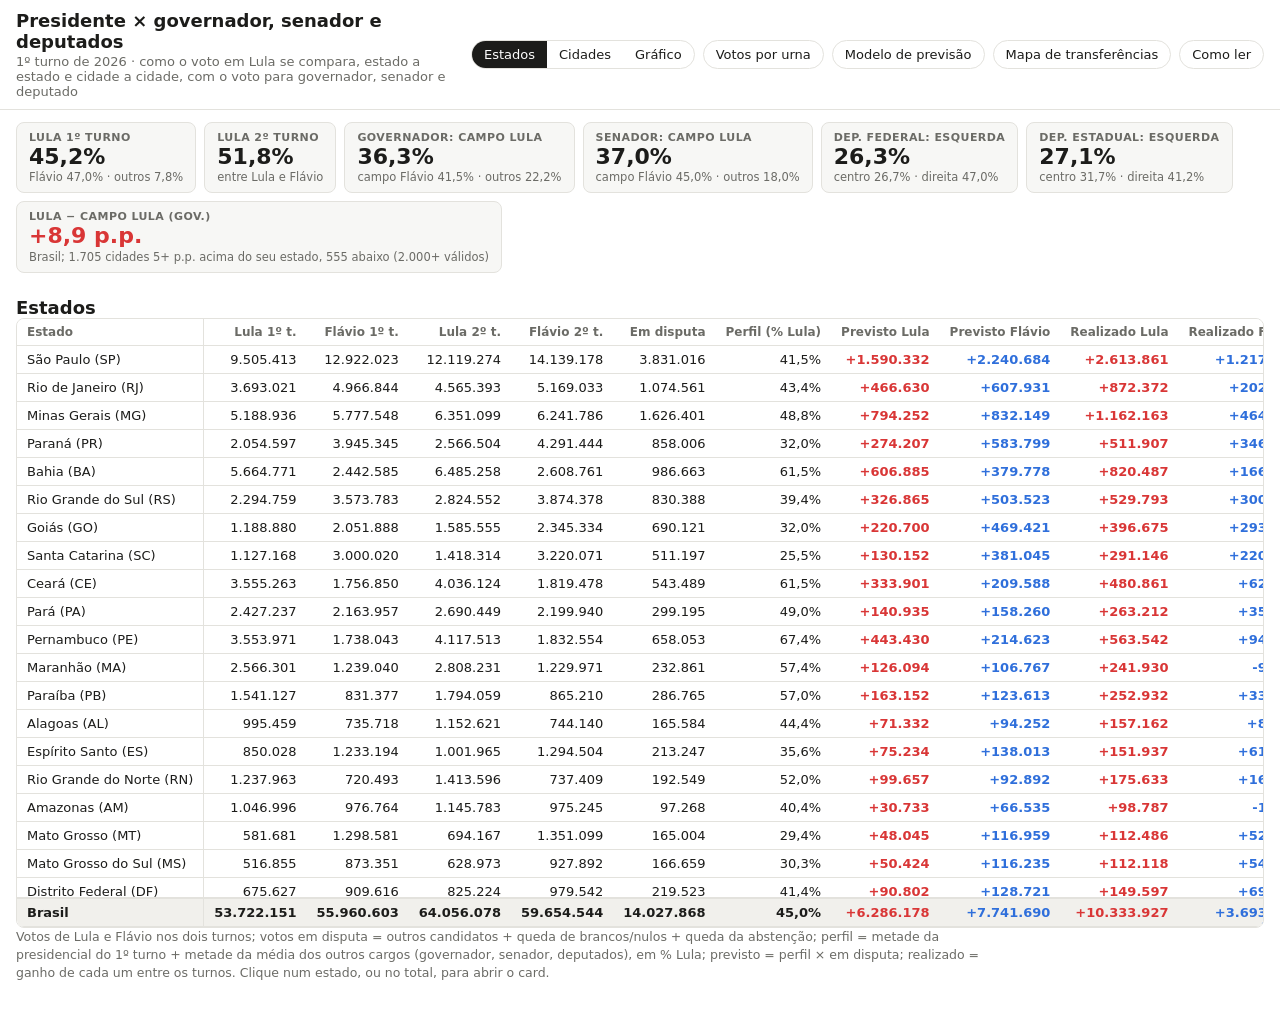
<file: site/comparativo.html>
<!doctype html>
<html lang="pt-BR">
<head>
<meta charset="utf-8">
<meta name="viewport" content="width=device-width, initial-scale=1">
<title>Presidente × governador, senador e deputados · 2026</title>
<meta name="description" content="Comparativo, por estado e por cidade, entre o voto para presidente e o voto para governador, senador e deputados no 1º turno de 2026, com as discrepâncias.">
<link rel="icon" href="icone.svg" type="image/svg+xml">
<link rel="stylesheet" href="app.css?v=20261029140908">
<link rel="stylesheet" href="cards.css?v=20261029140908">
<style>
.comp { flex: 1; display: flex; flex-direction: column; gap: 12px; padding: 12px 16px 32px; background: var(--painel); }
.comp .vis { display: inline-flex; flex-wrap: wrap; gap: 4px; }
.filtros-linha { display: flex; flex-wrap: wrap; gap: 8px 14px; align-items: flex-end; }
.filtros-linha label { display: flex; flex-direction: column; gap: 3px; font-size: 12px; color: var(--muted); }
.filtros-linha select, .filtros-linha input { font: inherit; font-size: 14px; color: var(--fg); background: var(--bg); border: 1px solid var(--linha); border-radius: 6px; padding: 5px 8px; min-width: 120px; }
.cartao .v.pos { color: var(--lula); } .cartao .v.neg { color: var(--flavio); }
table.grande td.pos { color: var(--lula); font-weight: 600; } table.grande td.neg { color: var(--flavio); font-weight: 600; }
table.grande td.fraco { color: var(--muted); }
table.grande thead th { cursor: pointer; user-select: none; }
table.grande thead th:hover { color: var(--fg); text-decoration: underline; }
table.grande thead th.ord { color: var(--fg); }
table.grande thead th.ord::after { content: " ▾"; } table.grande thead th.ord.asc::after { content: " ▴"; }
table.grande td.txt { text-align: left; max-width: 240px; overflow: hidden; text-overflow: ellipsis; }
.tab-rolagem { overflow: auto; max-height: calc(100vh - 290px); border: 1px solid var(--linha); border-radius: var(--raio); }
.grafico-box { position: relative; border: 1px solid var(--linha); border-radius: var(--raio); padding: 10px 12px; background: var(--bg); }
.grafico-box svg { max-width: 100%; height: auto; display: block; }
body.so-grafico { height: 100vh; overflow: hidden; } body.so-grafico .comp { overflow: hidden; } body.so-grafico #sec-grafico { display: flex; flex-direction: column; min-height: 0; gap: 6px; } body.so-grafico .grafico-box { flex: 1; min-height: 0; padding: 6px 8px; } body.so-grafico #nota-grafico { display: none; }
.grafico-box svg text { font-size: 11px; fill: var(--muted); font-variant-numeric: tabular-nums; }
.grafico-box svg .eixo { stroke: var(--linha); }
.grafico-box svg .grade { stroke: var(--linha); stroke-dasharray: 2 3; }
.grafico-box svg .ident { stroke: var(--muted); stroke-width: 1; stroke-dasharray: 4 4; }
.grafico-box svg .media { stroke: var(--fg); stroke-width: 1.5; }
.grafico-box svg circle { stroke: var(--painel); stroke-width: .8; cursor: pointer; }
.grafico-box svg circle:hover { stroke: var(--fg); stroke-width: 1.5; }
.tip { position: absolute; pointer-events: none; z-index: 5; background: var(--painel); color: var(--fg); border: 1px solid var(--linha); border-radius: 6px; padding: 7px 10px; font-size: 12.5px; box-shadow: 0 4px 14px rgba(0,0,0,.18); max-width: 280px; line-height: 1.4; }
.legenda-g { display: flex; flex-wrap: wrap; gap: 6px 16px; font-size: 12.5px; color: var(--muted); }
.legenda-g span::before { content: ""; display: inline-block; width: 10px; height: 10px; border-radius: 50%; margin-right: 6px; vertical-align: -1px; background: var(--c); }
.nota { font-size: 12.5px; color: var(--muted); margin: 0; max-width: 1000px; line-height: 1.45; }
.gov-lista { font-size: 12.5px; color: var(--muted); display: grid; grid-template-columns: repeat(auto-fill, minmax(260px, 1fr)); gap: 4px 14px; }
.gov-lista b { color: var(--fg); font-weight: 600; }
.campo-l { color: var(--lula); } .campo-f { color: var(--flavio); }
@media (max-width: 860px) { .comp { padding: 10px 12px 28px; } .tab-rolagem { max-height: 70vh; } .topo-acoes { flex-wrap: wrap; } }
</style>
</head>
<body>
<header class="topo">
  <div class="marca">
    <h1>Presidente × governador, senador e deputados</h1>
    <p>1º turno de 2026 · como o voto em Lula se compara, estado a estado e cidade a cidade, com o voto para governador, senador e deputado</p>
  </div>
  <div class="topo-acoes">
    <div class="vis" role="group" aria-label="Visualização"><button type="button" id="vis-estados">Estados</button><button type="button" id="vis-cidades">Cidades</button><button type="button" id="vis-grafico">Gráfico</button></div>
    <a class="link" href="votos-por-urna.html">Votos por urna</a>
    <a class="link" href="modelo.html">Modelo de previsão</a>
    <a class="link" href="index.html">Mapa de transferências</a>
    <button type="button" class="link" id="abrir-metodo">Como ler</button>
  </div>
</header>

<main class="comp">
  <div class="cartoes" id="cartoes"></div>
  <div class="filtros-linha" id="filtros">
    <label>Referência<select id="sel-ref"></select></label>
    <label id="lbl-uf">Estado<select id="sel-uf"></select></label>
    <label id="lbl-min">Mínimo<select id="sel-min"></select></label>
    <label id="lbl-n">Mostrar<select id="sel-n"></select></label>
    <label id="lbl-busca">Buscar<input type="search" id="busca" placeholder="cidade" aria-label="Buscar cidade"></label>
  </div>

  <section id="sec-estados" hidden>
    <div class="placar-cab"><h2 class="placar-tit">Estados</h2></div>
    <div class="tab-rolagem"><table class="grande" id="tab-estados"></table></div>
    <p class="nota" id="nota-estados"></p>
  </section>

  <section id="sec-cidades" hidden>
    <div class="placar-cab"><h2 class="placar-tit" id="tit-cidades">Cidades</h2></div>
    <div class="tab-rolagem"><table class="grande" id="tab-cidades"></table></div>
    <p class="nota" id="nota-cidades"></p>
  </section>

  <section id="sec-grafico" hidden>
    <div class="placar-cab"><h2 class="placar-tit" id="tit-grafico">Gráfico</h2></div>
    <div class="legenda-g"><span style="--c:var(--lula)">Cidade acima do padrão do estado (mais Lula do que a referência sugere)</span><span style="--c:var(--flavio)">Abaixo do padrão</span><span style="--c:var(--neutro)">Dentro de 5 pontos</span></div>
    <div class="grafico-box" id="grafico"></div>
    <p class="nota" id="nota-grafico"></p>
  </section>
</main>

<dialog id="card-uf" class="card" aria-labelledby="card-uf-cab">
  <header class="card-cab" id="card-uf-cab"></header>
  <div class="card-corpo" id="card-uf-corpo"></div>
  <footer class="card-rodape" id="card-uf-rodape"></footer>
</dialog>

<dialog id="metodo">
  <h2>Como ler</h2>
  <p>Todos os números são do <b>1º turno de 2026</b>, votos válidos (nominais e de legenda) de cada cargo na mesma cidade, a partir dos boletins de urna do TSE. A coluna Lula 2º turno usa só os votos de Lula e Flávio.</p>
  <h3>Governador e senador por campo</h3>
  <p>Cada candidato a governador e a senador foi classificado pela coligação: <b>campo Lula</b> quando a coligação inclui o PT (ou o partido é PSOL, REDE, UP, PSTU, PCB ou PCO); <b>campo Flávio</b> quando inclui o PL (ou o partido é o NOVO); <b>outro</b> quando não tem nenhum dos dois, como Cleitinho em Minas, Raquel Lyra em Pernambuco ou Daniel Vilela em Goiás. A lista completa por estado está abaixo da tabela de estados. Em 2026 cada eleitor tem dois votos para senador; a base é a soma dos votos válidos.</p>
  <h3>Deputados por bloco</h3>
  <p>O voto para deputado federal e estadual é somado pelo partido do candidato (ou da legenda) em três blocos. <b>Esquerda</b>: PT, PCdoB, PV, PSOL, REDE, PSB, PDT, PCB, PSTU, PCO, UP. <b>Centro</b>: MDB, PSD, PSDB, Cidadania, Podemos, Avante, Solidariedade, Democrata, Agir, Mobiliza, PRD. <b>Direita</b>: PL, PP, Republicanos, União, Novo, PRTB, DC, Missão. A classificação é editorial e está no script.</p>
  <h3>Discrepância</h3>
  <p>Para cada cidade: <b>Lula − referência</b> = % de Lula no 1º turno menos a referência escolhida (campo Lula no governo ou no senado, esquerda nos deputados, ou o PT nos deputados). Como essa diferença é naturalmente grande (Lula tem votos de eleitores de partidos de centro), o que importa é o <b>desvio em relação ao estado</b>: a diferença da cidade menos a diferença do estado inteiro. Desvio positivo = a cidade deu a Lula mais do que o resto do estado, dado o seu voto nos outros cargos. Cidades pequenas oscilam mais; use o mínimo de votos.</p>
  <p>Um desvio grande não é prova de nada por si só: cacique local, candidato da cidade a governador ou deputado e campanhas locais produzem exatamente isso. Serve para apontar onde olhar.</p>
  <form method="dialog"><button>Fechar</button></form>
</dialog>

<script src="cards.js?v=20261029140908"></script>
<script src="comparativo.js?v=20261029140908"></script>
</body>
</html>
</file>
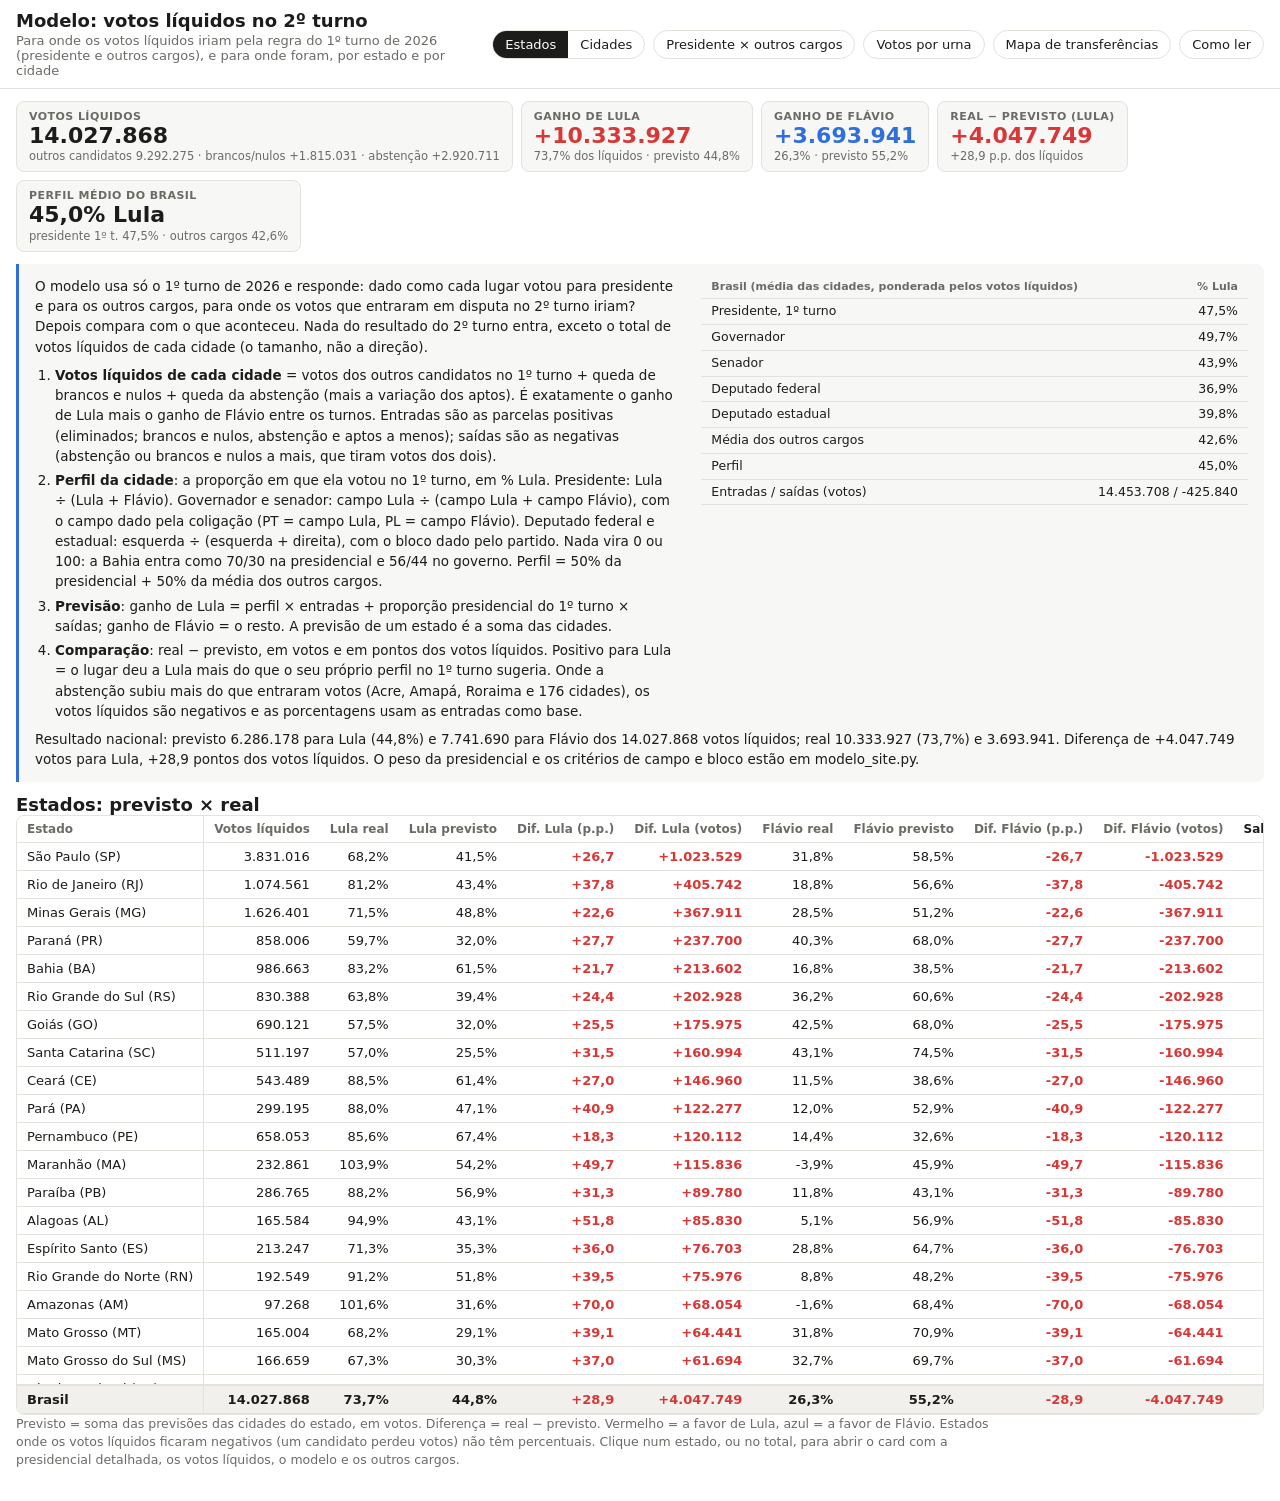
<file: site/modelo.html>
<!doctype html>
<html lang="pt-BR">
<head>
<meta charset="utf-8">
<meta name="viewport" content="width=device-width, initial-scale=1">
<title>Modelo: votos líquidos no 2º turno · 2026</title>
<meta name="description" content="Para onde os votos líquidos do 2º turno de 2026 iriam pela regra do 1º turno (presidente, governador, senador e deputados), por estado e por cidade, e para onde foram de fato.">
<link rel="icon" href="icone.svg" type="image/svg+xml">
<link rel="stylesheet" href="app.css?v=20261029140908">
<link rel="stylesheet" href="cards.css?v=20261029140908">
<style>
.comp { flex: 1; display: flex; flex-direction: column; gap: 12px; padding: 12px 16px 32px; background: var(--painel); }
.filtros-linha { display: flex; flex-wrap: wrap; gap: 8px 14px; align-items: flex-end; }
.filtros-linha label { display: flex; flex-direction: column; gap: 3px; font-size: 12px; color: var(--muted); }
.filtros-linha select, .filtros-linha input { font: inherit; font-size: 14px; color: var(--fg); background: var(--bg); border: 1px solid var(--linha); border-radius: 6px; padding: 5px 8px; min-width: 120px; }
.cartao .v.pos { color: var(--lula); } .cartao .v.neg { color: var(--flavio); }
table.grande td.pos { color: var(--lula); font-weight: 600; } table.grande td.neg { color: var(--flavio); font-weight: 600; }
table.grande thead th { cursor: pointer; user-select: none; }
table.grande thead th:hover { color: var(--fg); text-decoration: underline; }
table.grande thead th.ord { color: var(--fg); }
table.grande thead th.ord::after { content: " ▾"; } table.grande thead th.ord.asc::after { content: " ▴"; }
table.grande td.txt { text-align: left; max-width: 240px; overflow: hidden; text-overflow: ellipsis; }
.tab-rolagem { overflow: auto; max-height: calc(100vh - 300px); border: 1px solid var(--linha); border-radius: var(--raio); }
.nota { font-size: 12.5px; color: var(--muted); margin: 0; max-width: 1000px; line-height: 1.45; }
.modelo-box { border-left: 3px solid var(--flavio); background: var(--bg); padding: 12px 16px; border-radius: 0 var(--raio) var(--raio) 0; font-size: 13.5px; line-height: 1.5; display: grid; grid-template-columns: minmax(0, 1fr) auto; gap: 8px 28px; align-items: start; }
.modelo-box p { margin: 0; }
.modelo-box .texto { display: grid; gap: 8px; min-width: 0; }
.modelo-box .texto ol { margin: 0; padding-left: 20px; display: grid; gap: 4px; }
.modelo-box .larga { grid-column: 1 / -1; }
@media (max-width: 1000px) { .modelo-box { grid-template-columns: 1fr; } }
table.coef { border-collapse: collapse; font-size: 12.5px; font-variant-numeric: tabular-nums; }
table.coef th, table.coef td { padding: 3px 10px; text-align: right; border-bottom: 1px solid var(--linha); white-space: nowrap; }
table.coef th:first-child, table.coef td:first-child { text-align: left; }
table.coef th { font-size: 11px; color: var(--muted); font-weight: 600; }
@media (max-width: 860px) { .comp { padding: 10px 12px 28px; } .tab-rolagem { max-height: 70vh; } .topo-acoes { flex-wrap: wrap; } }
</style>
</head>
<body>
<header class="topo">
  <div class="marca">
    <h1>Modelo: votos líquidos no 2º turno</h1>
    <p>Para onde os votos líquidos iriam pela regra do 1º turno de 2026 (presidente e outros cargos), e para onde foram, por estado e por cidade</p>
  </div>
  <div class="topo-acoes">
    <div class="vis" role="group" aria-label="Visualização"><button type="button" id="vis-estados">Estados</button><button type="button" id="vis-cidades">Cidades</button></div>
    <a class="link" href="comparativo.html">Presidente × outros cargos</a>
    <a class="link" href="votos-por-urna.html">Votos por urna</a>
    <a class="link" href="index.html">Mapa de transferências</a>
    <button type="button" class="link" id="abrir-metodo">Como ler</button>
  </div>
</header>

<main class="comp">
  <div class="cartoes" id="cartoes"></div>
  <div class="modelo-box" id="modelo-box"></div>
  <div class="filtros-linha" id="filtros">
    <label id="lbl-uf">Estado<select id="sel-uf"></select></label>
    <label id="lbl-min">Mínimo<select id="sel-min"></select></label>
    <label id="lbl-n">Mostrar<select id="sel-n"></select></label>
    <label id="lbl-busca">Buscar<input type="search" id="busca" placeholder="cidade" aria-label="Buscar cidade"></label>
  </div>

  <section id="sec-estados" hidden>
    <div class="placar-cab"><h2 class="placar-tit">Estados: previsto × real</h2></div>
    <div class="tab-rolagem"><table class="grande" id="tab-estados"></table></div>
    <p class="nota" id="nota-estados"></p>
  </section>

  <section id="sec-cidades" hidden>
    <div class="placar-cab"><h2 class="placar-tit" id="tit-cidades">Cidades: previsto × real</h2></div>
    <div class="tab-rolagem"><table class="grande" id="tab-cidades"></table></div>
    <p class="nota" id="nota-cidades"></p>
  </section>
</main>

<dialog id="card-uf" class="card" aria-labelledby="card-uf-cab">
  <header class="card-cab" id="card-uf-cab"></header>
  <div class="card-corpo" id="card-uf-corpo"></div>
  <footer class="card-rodape" id="card-uf-rodape"></footer>
</dialog>

<dialog id="metodo">
  <h2>Como ler</h2>
  <p><b>Votos líquidos</b> de um lugar = votos dos outros candidatos no 1º turno + queda de brancos e nulos + queda da abstenção entre os turnos (mais a variação dos aptos, quando houve). É igual ao ganho de Lula mais o ganho de Flávio entre os turnos.</p>
  <h3>O modelo</h3>
  <p>Só com o 1º turno de 2026: presidente, governador, senador e deputados. Nada do resultado do 2º turno entra, exceto o total de votos líquidos de cada cidade (o tamanho, não a direção).</p>
  <p><b>Perfil do lugar.</b> Em cada cidade, a proporção em que ela votou: Lula ÷ (Lula + Flávio) para presidente no 1º turno; campo Lula ÷ (campo Lula + campo Flávio) para governador e para senador, com o campo dado pela coligação (PT = campo Lula, PL = campo Flávio); esquerda ÷ (esquerda + direita) para deputado federal e estadual, com o bloco dado pelo partido. Nenhuma dessas proporções vira 0 ou 100: a Bahia entra como 70/30 na presidencial e 56/44 no governo, não como 100/0. Perfil = metade da presidencial + metade da média dos outros cargos.</p>
  <p><b>Previsão.</b> As entradas (votos dos eliminados; brancos e nulos, abstenção e aptos a menos) são distribuídas pelo perfil; as saídas (brancos e nulos, abstenção ou aptos a mais, que tiram votos dos dois candidatos) são descontadas na proporção do 1º turno entre Lula e Flávio. Ganho previsto de Lula = perfil × entradas + proporção do 1º turno × saídas; o resto é de Flávio. Onde a abstenção subiu mais do que entraram votos (Acre, Amapá, Roraima e 176 cidades), os votos líquidos são negativos e as porcentagens usam as entradas como base. Votos líquidos = outros candidatos no 1º turno + queda de brancos e nulos + queda da abstenção, o mesmo que ganho de Lula + ganho de Flávio. A previsão de um estado é a soma das previsões das suas cidades. A <b>diferença</b> é real − previsto, em votos e em pontos dos votos líquidos. Diferença positiva para Lula = o lugar deu a Lula mais do que o seu próprio perfil no 1º turno sugeria.</p>
  <p>O peso da presidencial (<code>PESO_PRES</code>) está em <code>modelo_site.py</code>.</p>
  <form method="dialog"><button>Fechar</button></form>
</dialog>

<script src="cards.js?v=20261029140908"></script>
<script src="modelo.js?v=20261029140908"></script>
</body>
</html>
</file>
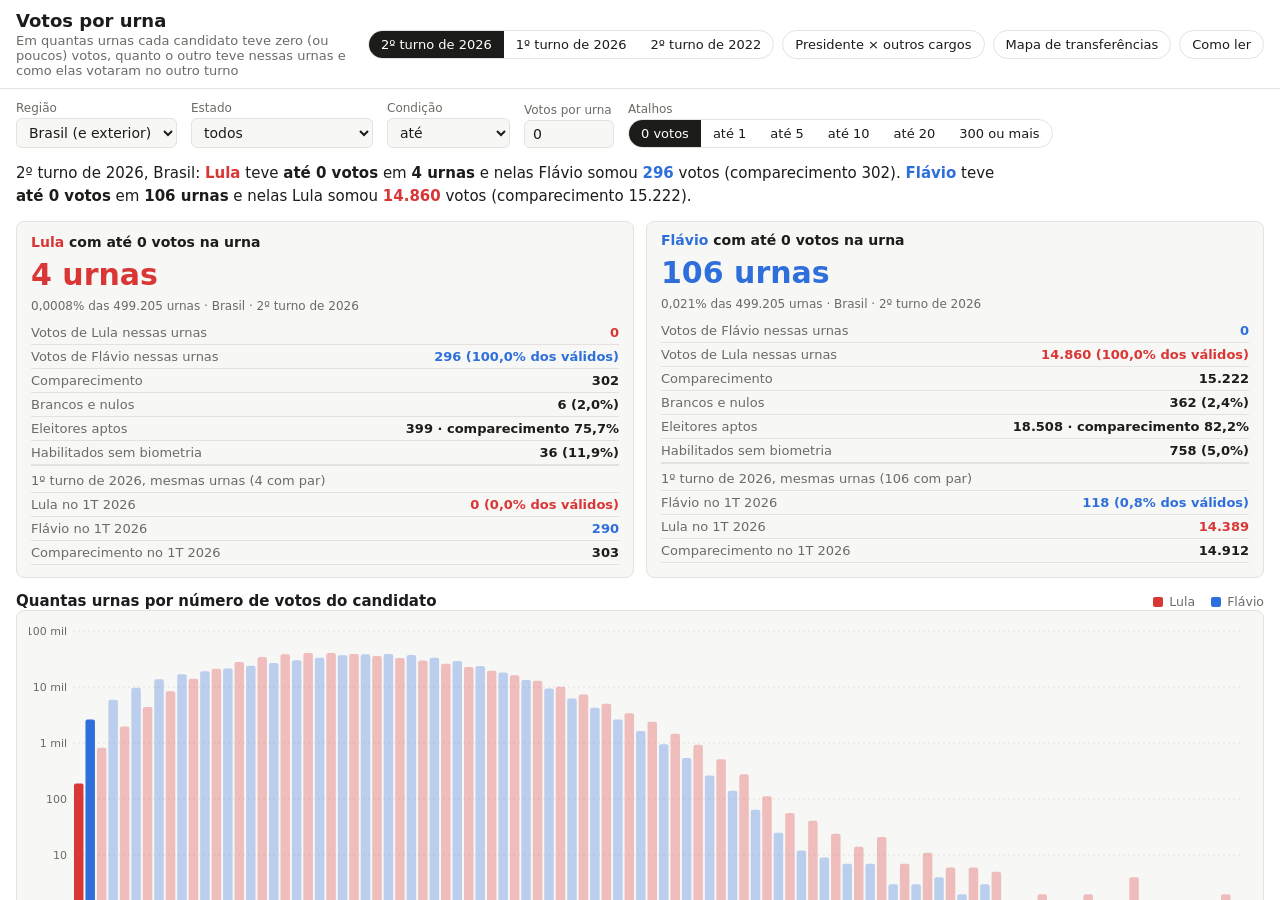
<file: site/votos-por-urna.html>
<!doctype html>
<html lang="pt-BR">
<head>
<meta charset="utf-8">
<meta name="viewport" content="width=device-width, initial-scale=1">
<title>Votos por urna · 2026</title>
<meta name="description" content="Em quantas urnas cada candidato a presidente teve zero, até 5 ou até N votos no 1º e no 2º turno de 2026, quanto o outro teve nessas urnas e como as mesmas urnas votaram no outro turno. Filtros por região, estado e número de votos.">
<link rel="icon" href="icone.svg" type="image/svg+xml">
<link rel="stylesheet" href="app.css?v=20261029140908">
<style>
.comp { flex: 1; display: flex; flex-direction: column; gap: 14px; padding: 12px 16px 32px; background: var(--painel); min-width: 0; overflow-x: hidden; }
.frase, .nota { overflow-wrap: anywhere; }
.vis button { white-space: nowrap; } .vis button:hover { background: var(--hover); } .vis button[aria-pressed="true"]:hover { background: var(--fg); }
#atalhos { align-self: flex-start; }
.filtros-linha { display: flex; flex-wrap: wrap; gap: 8px 14px; align-items: flex-end; }
.filtros-linha label { display: flex; flex-direction: column; gap: 3px; font-size: 12px; color: var(--muted); }
.filtros-linha select, .filtros-linha input { font: inherit; font-size: 14px; color: var(--fg); background: var(--bg); border: 1px solid var(--linha); border-radius: 6px; padding: 5px 8px; min-width: 110px; width: auto; }
.filtros-linha input[type=number] { width: 90px; min-width: 0; }
.frase { font-size: 15px; margin: 0; line-height: 1.5; max-width: 1000px; }
.frase b { font-weight: 700; font-variant-numeric: tabular-nums; }
.l { color: var(--lula); } .f { color: var(--flavio); }
.painel-2 { display: grid; grid-template-columns: repeat(auto-fit, minmax(min(300px, 100%), 1fr)); gap: 12px; min-width: 0; }
.bloco { min-width: 0; border: 1px solid var(--linha); border-radius: var(--raio); padding: 12px 14px; background: var(--bg); display: flex; flex-direction: column; gap: 8px; }
.bloco h3 { margin: 0; font-size: 14px; font-weight: 600; }
.bloco .grande-n { font-size: 30px; font-weight: 700; font-variant-numeric: tabular-nums; line-height: 1.1; }
.bloco .sub { font-size: 12px; color: var(--muted); }
table.kv { border-collapse: collapse; width: 100%; font-size: 13px; font-variant-numeric: tabular-nums; }
table.kv td { padding: 4px 0; border-bottom: 1px solid var(--linha); }
table.kv td:last-child { text-align: right; font-weight: 600; padding-left: 10px; }
table.kv tr.sep td { border-top: 2px solid var(--linha); padding-top: 7px; }
table.kv td.k { color: var(--muted); font-weight: 400; }
.placar-cab { display: flex; justify-content: space-between; align-items: baseline; gap: 10px; flex-wrap: wrap; }
.placar-tit { margin: 0; font-size: 15px; }
.tab-rolagem { overflow: auto; max-height: 70vh; border: 1px solid var(--linha); border-radius: var(--raio); }
table.grande tbody tr { cursor: default; }
table.grande thead th { cursor: pointer; user-select: none; }
table.grande thead th.ord::after { content: " ▾"; } table.grande thead th.ord.asc::after { content: " ▴"; }
table.grande td.l { color: var(--lula); font-weight: 600; } table.grande td.f { color: var(--flavio); font-weight: 600; }
table.grande td.txt { text-align: left; max-width: 220px; overflow: hidden; text-overflow: ellipsis; }
table.grande td.fraco, table.grande th.fraco { color: var(--muted); }
table.grande td.zero { background: color-mix(in srgb, var(--linha) 60%, var(--painel)); }
.grafico-box { position: relative; border: 1px solid var(--linha); border-radius: var(--raio); padding: 10px 12px; background: var(--bg); }
.grafico-box svg { max-width: 100%; height: auto; display: block; }
.grafico-box svg text { font-size: 11px; fill: var(--muted); font-variant-numeric: tabular-nums; }
.grafico-box svg .eixo { stroke: var(--linha); } .grafico-box svg .grade { stroke: var(--linha); stroke-dasharray: 2 3; }
.grafico-box svg rect.b { cursor: pointer; } .grafico-box svg rect.b:hover { opacity: .75; }
.grafico-box svg rect.fora { opacity: .3; }
.tip { position: absolute; pointer-events: none; z-index: 5; background: var(--painel); color: var(--fg); border: 1px solid var(--linha); border-radius: 6px; padding: 7px 10px; font-size: 12.5px; box-shadow: 0 4px 14px rgba(0,0,0,.18); max-width: 300px; line-height: 1.4; }
.legenda-g { display: flex; flex-wrap: wrap; gap: 6px 16px; font-size: 12.5px; color: var(--muted); align-items: center; }
.legenda-g span::before { content: ""; display: inline-block; width: 10px; height: 10px; border-radius: 2px; margin-right: 6px; vertical-align: -1px; background: var(--c); }
.nota { font-size: 12.5px; color: var(--muted); margin: 0; max-width: 1000px; line-height: 1.45; }
.aviso-topo { font-size: 13px; color: var(--muted); }
@media (max-width: 860px) { .comp { padding: 10px 12px 28px; } .topo-acoes { flex-wrap: wrap; } .bloco .grande-n { font-size: 24px; } }
</style>
</head>
<body>
<header class="topo">
  <div class="marca">
    <h1>Votos por urna</h1>
    <p>Em quantas urnas cada candidato teve zero (ou poucos) votos, quanto o outro teve nessas urnas e como elas votaram no outro turno</p>
  </div>
  <div class="topo-acoes">
    <div class="vis" role="group" aria-label="Turno" id="turnos"></div>
    <a class="link" href="comparativo.html">Presidente × outros cargos</a>
    <a class="link" href="index.html">Mapa de transferências</a>
    <button type="button" class="link" id="abrir-metodo">Como ler</button>
  </div>
</header>

<main class="comp">
  <div class="filtros-linha" id="filtros">
    <label>Região<select id="sel-reg"></select></label>
    <label>Estado<select id="sel-uf"></select></label>
    <label>Condição<select id="sel-op"><option value="le">até</option><option value="ge">pelo menos</option><option value="eq">exatamente</option></select></label>
    <label>Votos por urna<input type="number" id="in-n" min="0" max="600" step="1" value="0" inputmode="numeric"></label>
    <label>Atalhos<span class="vis" id="atalhos"></span></label>
  </div>
  <p class="frase" id="frase"></p>

  <div class="painel-2" id="painel"></div>

  <section id="sec-grafico">
    <div class="placar-cab"><h2 class="placar-tit" id="tit-grafico">Quantas urnas por número de votos do candidato</h2>
      <div class="legenda-g" id="legenda-g"></div></div>
    <div class="grafico-box" id="grafico"></div>
    <p class="nota" id="nota-grafico"></p>
  </section>

  <section id="sec-estados">
    <div class="placar-cab"><h2 class="placar-tit" id="tit-estados">Por estado</h2></div>
    <div class="tab-rolagem"><table class="grande" id="tab-estados"></table></div>
    <p class="nota" id="nota-estados"></p>
  </section>

  <section id="sec-urnas">
    <div class="placar-cab"><h2 class="placar-tit" id="tit-urnas">Urnas</h2>
      <label class="mini" style="font-size:12px;color:var(--muted)">Mostrar <select id="sel-n"><option>50</option><option>200</option><option>1000</option><option value="0">todas</option></select></label></div>
    <div class="tab-rolagem"><table class="grande" id="tab-urnas"></table></div>
    <p class="nota" id="nota-urnas"></p>
  </section>
</main>

<dialog id="metodo">
  <h2>Como ler</h2>
  <p>Fonte: boletins de urna (bweb) do TSE, votos para presidente. Cada linha do boletim por seção é <b>uma urna</b>. Quando seções foram agregadas, a urna principal já traz os votos somados de todas; a coluna "agregadas" da lista indica isso.</p>
  <h3>A condição</h3>
  <p>A mesma condição é aplicada aos dois candidatos. <b>"até 0"</b> = urnas em que o candidato teve zero votos; <b>"até 5"</b> = cinco ou menos; <b>"pelo menos 200"</b> = duzentos ou mais; <b>"exatamente N"</b>. Para cada candidato aparece quantas urnas satisfazem a condição e, <b>nessas urnas</b>, quantos votos ele teve, quantos o adversário teve, o comparecimento, os brancos e nulos e os eleitores aptos.</p>
  <h3>Outro turno nas mesmas urnas</h3>
  <p>As urnas são casadas pela seção (UF, município, zona, seção). Para o 2º turno de 2026, mostra como as mesmas seções votaram no 1º turno (e vice-versa); para o 2º turno de 2022, o 1º turno de 2022. É o teste mais direto: uma urna em que um candidato teve zero votos no 2º turno mas dezenas no 1º seria estranha. Urnas sem par (seções novas ou extintas) ficam fora dessa linha.</p>
  <h3>Lista de urnas</h3>
  <p>A lista nominal só existe para urnas em que algum dos dois teve <b>até 10 votos</b>. Acima disso, use os totais e a tabela por estado.</p>
  <p>Zero votos para um candidato numa urna com dezenas de eleitores não é anomalia por si só: acontece em comunidades pequenas, aldeias, assentamentos e seções no exterior, e aconteceu em 2022 também. O 2º turno de 2022 está aqui como linha de base.</p>
  <form method="dialog"><button>Fechar</button></form>
</dialog>

<script src="votos-por-urna.js?v=20261029140908"></script>
</body>
</html>
</file>
<file: site/app.css>
:root {
  --lula: #d93636; --flavio: #2f6fdb; --neutro: #c9c9c9;
  --bg: #f7f7f5; --painel: #ffffff; --fg: #1c1c1a; --muted: #6b6b66; --linha: #e3e2dd; --hover: #f1f0ec; --sel: #fff3e0;
  --raio: 8px;
  --sobe: #1a8a3a; --desce: #c62828;
  font-family: system-ui, -apple-system, "Segoe UI", Roboto, sans-serif;
  color-scheme: light dark;
}
@media (prefers-color-scheme: dark) {
  :root { --bg: #161615; --painel: #1f1f1d; --fg: #ecebe6; --muted: #a09f98; --linha: #34332f; --hover: #2a2a27; --sel: #3a2f1f; --neutro: #6a6a6a; --sobe: #4cc26b; --desce: #ff6b6b; }
}
* { box-sizing: border-box; }
html, body { margin: 0; height: 100%; background: var(--bg); color: var(--fg); }
body { display: flex; flex-direction: column; }

.topo { display: flex; align-items: center; justify-content: space-between; gap: 16px; padding: 10px 16px; border-bottom: 1px solid var(--linha); background: var(--painel); }
.topo h1 { font-size: 18px; margin: 0; font-weight: 600; }
.topo p { margin: 2px 0 0; font-size: 13px; color: var(--muted); }
button.link, a.link { background: none; border: 1px solid var(--linha); color: var(--fg); border-radius: 999px; padding: 6px 12px; font: inherit; font-size: 13px; cursor: pointer; white-space: nowrap; text-decoration: none; display: inline-block; line-height: normal; }
button.link:hover, a.link:hover { background: var(--hover); }

.app { flex: 1; min-height: 0; display: grid; grid-template-columns: minmax(0, 1fr) 440px; }
#mapa { min-height: 0; height: 100%; background: var(--bg); }
.painel { min-height: 0; overflow-y: auto; background: var(--painel); border-left: 1px solid var(--linha); padding: 12px 16px 24px; display: flex; flex-direction: column; gap: 14px; }

.mapa-box { position: relative; min-height: 0; height: 100%; }
.dica-mapa { position: absolute; top: 8px; left: 50%; transform: translateX(-50%); z-index: 500; margin: 0; background: var(--painel); color: var(--fg);
  font-size: 12px; padding: 4px 10px; border-radius: 999px; box-shadow: 0 1px 4px rgba(0,0,0,.25); pointer-events: none; white-space: nowrap; }
details#rk-filtros > summary { cursor: pointer; font-size: 13px; color: var(--muted); padding: 6px 0; list-style-position: inside; }
details#rk-filtros[open] > summary { margin-bottom: 2px; }
@media (max-width: 860px) {
  body { height: auto; }
  html, body { height: auto; }
  .app { display: block; }
  .mapa-box { height: 46vh; }
  #mapa { height: 100%; }
  .topo { padding: 8px 12px; }
  .topo h1 { font-size: 16px; }
  .painel { padding: 10px 12px 24px; }
  .leaflet-control-attribution { font-size: 9px; }
  .leaflet-bottom.leaflet-left { margin-bottom: 14px; }
  .legenda .esc { height: 7px; }
  .lista li { grid-template-columns: 2.4em minmax(0, 1fr) auto; padding: 8px 2px; }
  .numeros .v { font-size: 15px; }
  table.comp { font-size: 12px; }
  table.comp th, table.comp td { padding: 4px 3px; }
  .gov-nome { font-size: 18px; }
  select { font-size: 16px; } /* evita o zoom automático do iOS ao tocar */
  .painel { border-left: 0; border-top: 1px solid var(--linha); overflow: visible; }
  .topo p { display: none; }
}

.trilha { display: flex; flex-wrap: wrap; gap: 4px; font-size: 13px; color: var(--muted); align-items: center; }
.trilha button { background: none; border: 0; padding: 2px 4px; color: var(--flavio); font: inherit; cursor: pointer; border-radius: 4px; }
.trilha button:hover { background: var(--hover); }
.trilha span.atual { color: var(--fg); font-weight: 600; padding: 2px 4px; }
.trilha i { font-style: normal; }

.filtros { display: grid; grid-template-columns: 1fr 2fr; gap: 8px; }
.filtros label, label.mini { display: flex; flex-direction: column; gap: 3px; font-size: 12px; color: var(--muted); }
.filtros .largo { grid-column: 1 / -1; }
.rk-filtros { grid-template-columns: 1fr 1fr; margin-top: 8px; }
.filtros label.chk { flex-direction: row; align-items: center; gap: 6px; font-size: 13px; color: var(--fg); }
.ranking h2 { line-height: 1.3; }
select { font: inherit; font-size: 14px; color: var(--fg); background: var(--bg); border: 1px solid var(--linha); border-radius: 6px; padding: 6px 8px; min-width: 0; width: 100%; }
select:disabled { opacity: .5; }
select:focus-visible, button:focus-visible, .lista li:focus-visible { outline: 2px solid var(--fg); outline-offset: 1px; }

.resumo { border: 1px solid var(--linha); border-radius: var(--raio); padding: 12px; display: flex; flex-direction: column; gap: 8px; }
.resumo h2 { margin: 0; font-size: 16px; }
.resumo .sub { font-size: 12px; color: var(--muted); margin: -4px 0 0; }
.numeros { display: grid; grid-template-columns: repeat(3, 1fr); gap: 8px; }
.numeros div { display: flex; flex-direction: column; }
.numeros .k { font-size: 11px; color: var(--muted); }
.numeros .v { font-size: 17px; font-variant-numeric: tabular-nums; font-weight: 600; }
.barra { display: flex; height: 10px; border-radius: 999px; overflow: hidden; background: var(--linha); }
.barra i { display: block; height: 100%; }
.legenda-barra { display: flex; gap: 12px; flex-wrap: wrap; font-size: 12px; color: var(--muted); }
.legenda-barra span::before { content: ""; display: inline-block; width: 9px; height: 9px; border-radius: 2px; margin-right: 5px; background: var(--c); }
.destaque { font-size: 14px; }
.pos { color: var(--lula); } .neg { color: var(--flavio); }
.aviso { font-size: 12px; color: #b26b00; }

.ranking-topo { display: flex; justify-content: space-between; align-items: flex-end; gap: 8px; }
.ranking h2 { font-size: 15px; margin: 0; }
label.mini { flex-direction: row; align-items: center; gap: 6px; white-space: nowrap; }
label.mini select { width: auto; font-size: 13px; padding: 3px 6px; }
.nota { font-size: 12px; color: var(--muted); margin: 4px 0 0; line-height: 1.4; }
.lista { list-style: none; margin: 8px 0 0; padding: 0; display: flex; flex-direction: column; }
.lista li { display: grid; grid-template-columns: 3.2em minmax(0, 1fr) auto; gap: 2px 10px; padding: 8px 6px; border-bottom: 1px solid var(--linha); cursor: pointer; border-radius: 4px; }
.lista li:hover { background: var(--hover); }
.lista li.sel { background: var(--sel); }
.lista .pos-n { font-size: 12px; color: var(--muted); font-variant-numeric: tabular-nums; padding-top: 2px; }
.lista .nome { font-size: 13px; font-weight: 600; overflow: hidden; text-overflow: ellipsis; white-space: nowrap; }
.lista .onde { font-size: 12px; color: var(--muted); overflow: hidden; text-overflow: ellipsis; white-space: nowrap; }
.lista .val { font-size: 15px; font-weight: 600; font-variant-numeric: tabular-nums; text-align: right; }
.lista .det { grid-column: 2 / -1; font-size: 11.5px; color: var(--muted); font-variant-numeric: tabular-nums; }
.lista li.meio { display: block; text-align: center; cursor: default; color: var(--muted); font-size: 12px; padding: 10px; }
.lista li.meio:hover { background: none; }
.lista li.lado { display: block; cursor: default; font-size: 12px; font-weight: 600; padding: 10px 6px 4px; border-bottom: 0; }
.lista li.lado:hover { background: none; }

.carregando { font-size: 13px; color: var(--muted); padding: 8px 0; }

/* mapa */
.leaflet-container { font: inherit; background: var(--bg); }
.legenda { background: var(--painel); color: var(--fg); padding: 8px 10px; border-radius: 6px; box-shadow: 0 1px 4px rgba(0,0,0,.25); font-size: 12px; line-height: 1.4; max-width: 220px; }
.legenda .esc { height: 10px; border-radius: 999px; background: linear-gradient(90deg, var(--flavio), var(--neutro), var(--lula)); margin: 4px 0 2px; }
.legenda .ext { display: flex; justify-content: space-between; color: var(--muted); }
.leaflet-tooltip { font-size: 12px; }
.fundo { filter: grayscale(1) contrast(.9) brightness(1.05); }
@media (prefers-color-scheme: dark) { .fundo { filter: grayscale(1) invert(1) brightness(.85) contrast(.9); } }
@media (max-width: 860px) { .legenda { font-size: 11px; max-width: 160px; padding: 6px 8px; } .legenda .extra { display: none; } }
.leaflet-tooltip b { font-weight: 600; }
.status-mapa { background: var(--painel); color: var(--fg); padding: 6px 10px; border-radius: 6px; box-shadow: 0 1px 4px rgba(0,0,0,.25); font-size: 12px; }
.status-mapa:empty { display: none; }

dialog { max-width: 620px; border: 1px solid var(--linha); border-radius: 12px; background: var(--painel); color: var(--fg); padding: 20px 24px; line-height: 1.5; font-size: 14px; }
dialog::backdrop { background: rgba(0,0,0,.4); }
dialog h2 { margin-top: 0; font-size: 18px; }
dialog button { font: inherit; padding: 6px 14px; border-radius: 6px; border: 1px solid var(--linha); background: var(--bg); color: var(--fg); cursor: pointer; }

.hist { border-top: 1px solid var(--linha); padding-top: 10px; display: flex; flex-direction: column; gap: 6px; }
.hist h3 { margin: 0; font-size: 13px; }
.k2 { font-size: 12px; color: var(--muted); margin: 4px 0 0; }
table.comp { border-collapse: collapse; font-size: 12.5px; font-variant-numeric: tabular-nums; width: 100%; }
table.comp th, table.comp td { padding: 4px 6px; border-bottom: 1px solid var(--linha); text-align: right; }
table.comp th:first-child { text-align: left; font-weight: 500; color: var(--muted); }
table.comp tr:first-child th { color: var(--muted); font-weight: 600; }
.tab-wrap { max-height: 260px; overflow: auto; }
.categoria { font-size: 13px; font-weight: 600; padding: 4px 10px; border-radius: 999px; align-self: flex-start; border: 1px solid currentColor; margin: 4px 0 0; }
.cat-lula_lula { color: var(--lula); } .cat-direita_direita { color: var(--flavio); } .cat-virou_lula, .cat-virou_contra { color: #b26b00; }
dialog h3 { font-size: 15px; margin: 16px 0 4px; }

.sec-tit { font-size: 13px; margin: 6px 0 0; color: var(--muted); font-weight: 600; text-transform: uppercase; letter-spacing: .03em; }
.muni { display: flex; flex-direction: column; gap: 10px; padding: 4px 0 6px; }
.pref, .camara { display: flex; flex-direction: column; gap: 4px; }
.pref .k, .camara .k { font-size: 12px; color: var(--muted); }
.pref-nome { font-size: 16px; }
.tag { display: inline-block; font-size: 12px; font-weight: 600; padding: 1px 7px; border-radius: 999px; border: 1px solid var(--c); color: var(--fg); background: color-mix(in srgb, var(--c) 18%, transparent); }
.cadeiras { height: 14px; gap: 1px; background: none; }
.cadeiras i { border-radius: 2px; }
.partidos { display: flex; flex-wrap: wrap; gap: 4px; }
.pref-linha { display: flex; align-items: center; gap: 8px; flex-wrap: wrap; }
.pref .tag, .partidos .tag { align-self: center; }
.resumo .destaque { margin: 2px 0; }
.bloco { display: flex; flex-direction: column; gap: 6px; padding-top: 4px; }
.bloco + .bloco { border-top: 1px solid var(--linha); padding-top: 10px; }
.resumo > button.link { align-self: flex-start; margin-top: 4px; }
[hidden] { display: none !important; }
table.comp td.total { font-weight: 600; }
table.comp tr:has(td.total) th { font-weight: 600; color: var(--fg); }
.gov { display: flex; flex-direction: column; gap: 3px; background: var(--hover); border-radius: var(--raio); padding: 10px 12px; margin: 2px 0 6px; }
.gov .k { font-size: 11px; color: var(--muted); text-transform: uppercase; letter-spacing: .04em; font-weight: 600; }
.gov-nome { font-size: 20px; }
.gov .nota { margin: 0; }

.topo-acoes { display: flex; align-items: center; gap: 8px; }
.vis { display: inline-flex; border: 1px solid var(--linha); border-radius: 999px; overflow: hidden; }
.vis button { background: none; border: 0; color: var(--fg); font: inherit; font-size: 13px; padding: 6px 12px; cursor: pointer; }
.vis button[aria-pressed="true"] { background: var(--fg); color: var(--painel); }
.tabela-vis { flex: 1; min-height: 0; display: flex; flex-direction: column; gap: 8px; padding: 12px 16px; background: var(--painel); }
.tab-topo { display: flex; justify-content: space-between; align-items: center; gap: 12px; flex-wrap: wrap; }
.tab-topo input { font: inherit; font-size: 14px; color: var(--fg); background: var(--bg); border: 1px solid var(--linha); border-radius: 6px; padding: 6px 10px; width: 240px; max-width: 100%; }
.tab-rolagem { flex: 1; min-height: 0; overflow: auto; border: 1px solid var(--linha); border-radius: var(--raio); }
table.grande { border-collapse: separate; border-spacing: 0; font-size: 13px; font-variant-numeric: tabular-nums; width: 100%; }
table.grande th, table.grande td { padding: 6px 10px; text-align: right; white-space: nowrap; border-bottom: 1px solid var(--linha); background: var(--painel); }
table.grande th:first-child, table.grande td:first-child { text-align: left; position: sticky; left: 0; z-index: 1; border-right: 1px solid var(--linha); }
table.grande thead th { position: sticky; z-index: 2; color: var(--muted); font-weight: 600; font-size: 12px; }
table.grande thead tr:first-child th { top: 0; height: 26px; }
table.grande thead tr:nth-child(2) th { top: 26px; cursor: pointer; user-select: none; }
table.grande thead th:first-child { z-index: 3; }
table.grande thead tr:nth-child(2) th:hover { color: var(--fg); }
table.grande thead th.ord { color: var(--fg); }
table.grande thead th.grupo { text-align: center; border-bottom: 2px solid var(--linha); }
table.grande thead th.g2 { border-left: 1px solid var(--linha); }
table.grande td.g2 { border-left: 1px solid var(--linha); }
table.grande tbody tr { cursor: pointer; }
table.grande tbody tr:hover td { background: var(--hover); }
table.grande tbody tr.total td { font-weight: 700; background: var(--hover); cursor: default; }
table.grande td.disp { font-weight: 600; }
@media (max-width: 860px) {
  .tabela-vis { padding: 10px 12px; }
  .tab-rolagem { max-height: calc(100vh - 150px); }
  table.grande { font-size: 12px; }
  table.grande th, table.grande td { padding: 5px 6px; }
  table.grande th:first-child, table.grande td:first-child { max-width: 34vw; overflow: hidden; text-overflow: ellipsis; }
  .tab-topo input { width: 100%; font-size: 16px; }
  .vis button { padding: 5px 9px; }
  .topo-acoes { gap: 6px; }
}
table.grande td.perda { color: var(--muted); }
.placar-tit { margin: 0; font-size: 16px; }
table.grande tfoot td { position: sticky; bottom: 0; font-weight: 700; background: var(--hover); border-top: 2px solid var(--linha); }
#tab-placar { width: auto; min-width: min(100%, 760px); }
@media (max-width: 860px) { .vis button { padding: 5px 7px; font-size: 12px; } .topo { flex-wrap: wrap; } }
.placar-cab { display: flex; justify-content: space-between; align-items: flex-end; gap: 16px; flex-wrap: wrap; }
.placar-cab .nota { margin: 2px 0 0; max-width: 560px; }
.placar-tit { font-size: 18px; }
.cartoes { display: flex; gap: 8px; flex-wrap: wrap; }
.cartao { display: flex; flex-direction: column; min-width: 110px; padding: 8px 12px; border: 1px solid var(--linha); border-radius: var(--raio); background: var(--bg); }
.cartao .k { font-size: 11px; color: var(--muted); text-transform: uppercase; letter-spacing: .04em; font-weight: 600; }
.cartao .v { font-size: 22px; font-weight: 700; font-variant-numeric: tabular-nums; line-height: 1.2; }
.cartao .s { font-size: 11.5px; color: var(--muted); }
#tab-placar { width: 100%; min-width: 0; }
#tab-placar tbody tr:nth-child(even) td { background: color-mix(in srgb, var(--hover) 55%, var(--painel)); }
#tab-placar tbody tr:hover td { background: var(--hover); }
#tab-placar td:first-child { font-weight: 600; }
#tab-placar thead th.grupo { color: var(--fg); letter-spacing: .02em; }
#tab-placar th.grupo.g2 { box-shadow: inset 0 -3px 0 var(--fg); }
#tab-placar th[class*="grp-variacao"] { box-shadow: inset 0 -3px 0 var(--neutro); }
td.divisao { min-width: 150px; }
td.divisao span { display: inline-block; width: 3.6em; text-align: right; font-weight: 600; }
.mini-barra { display: inline-flex; vertical-align: middle; width: 90px; height: 9px; border-radius: 999px; overflow: hidden; background: var(--linha); margin-right: 6px; }
.mini-barra i { display: block; height: 100%; }
td.sobe { color: var(--sobe); } td.desce { color: var(--desce); }
td.sobe::after { content: " ▲"; font-size: 9px; }
td.desce::after { content: " ▼"; font-size: 9px; }
@media (max-width: 860px) {
  .cartao { min-width: 0; flex: 1 1 40%; padding: 6px 10px; }
  .cartao .v { font-size: 18px; }
  td.divisao { min-width: 120px; }
  .mini-barra { width: 60px; }
  #placar .tab-rolagem { max-height: calc(100vh - 120px); }
}
table.grande td.venc-l, table.grande td.venc-f { font-weight: 700; }
table.grande td.venc-l, #tab-placar tbody tr td.venc-l, table.grande tr.total td.venc-l, table.grande tfoot td.venc-l { background: color-mix(in srgb, var(--lula) 22%, var(--painel)); color: var(--lula); }
table.grande td.venc-f, #tab-placar tbody tr td.venc-f, table.grande tr.total td.venc-f, table.grande tfoot td.venc-f { background: color-mix(in srgb, var(--flavio) 22%, var(--painel)); color: var(--flavio); }

/* card da cidade (tabela) */
dialog.card { width: min(880px, calc(100vw - 32px)); max-width: none; max-height: calc(100vh - 48px); padding: 0; display: flex; flex-direction: column; overflow: hidden; box-shadow: 0 12px 40px rgba(0,0,0,.25); }
dialog.card:not([open]) { display: none; }
.card-cab { display: flex; justify-content: space-between; align-items: center; gap: 16px; padding: 18px 22px 14px; border-bottom: 1px solid var(--linha); }
.card-cab h2 { margin: 0; font-size: 22px; }
.card-cab .sub { margin: 2px 0 0; font-size: 13px; color: var(--muted); }
.selo { display: flex; flex-direction: column; align-items: flex-end; padding: 8px 14px; border-radius: var(--raio); line-height: 1.25; }
.selo b { font-size: 20px; }
.selo .k { font-size: 11px; color: var(--muted); }
.selo.venc-l { background: color-mix(in srgb, var(--lula) 16%, var(--painel)); color: var(--lula); }
.selo.venc-f { background: color-mix(in srgb, var(--flavio) 16%, var(--painel)); color: var(--flavio); }
.card-corpo { overflow-y: auto; padding: 14px 22px 18px; display: grid; grid-template-columns: 1fr 1fr; gap: 12px 28px; align-content: start; }
.card-corpo .bloco { border: 1px solid var(--linha); border-radius: var(--raio); padding: 10px 14px 12px; background: var(--painel); }
.card-corpo .bloco + .bloco { border-top: 1px solid var(--linha); padding-top: 10px; }
.card-corpo .bloco:last-child { grid-column: 1 / -1; }
.card-corpo .sec-tit { margin-top: 0; }
.card-rodape { display: flex; gap: 8px; justify-content: flex-end; padding: 12px 22px; border-top: 1px solid var(--linha); background: var(--bg); }
.card-rodape form { margin: 0; }
.card-rodape .fechar { background: var(--fg); color: var(--painel); border-color: var(--fg); }
@media (max-width: 860px) {
  dialog.card { width: 100vw; max-height: 100dvh; height: 100dvh; border-radius: 0; margin: 0; }
  .card-cab { padding: 12px 14px; }
  .card-cab h2 { font-size: 18px; }
  .selo b { font-size: 16px; }
  .card-corpo { grid-template-columns: 1fr; padding: 12px 14px; flex: 1; }
  .card-rodape { padding: 10px 14px; flex-wrap: wrap; }
}
.card-corpo:focus, .card-corpo:focus-visible { outline: none; }
@media (max-width: 860px) { .selo { padding: 6px 10px; max-width: 42vw; } }

/* relatório de anomalias */
.relatorio { flex: 1; min-height: 0; overflow-y: auto; background: var(--bg); }
.rel { max-width: 1080px; margin: 0 auto; padding: 24px 20px 64px; line-height: 1.6; font-size: 15px; }
.rel h1 { font-size: 30px; line-height: 1.15; margin: 4px 0 12px; letter-spacing: -.01em; }
.rel h2 { font-size: 20px; margin: 0 0 10px; }
.rel-kicker { text-transform: uppercase; letter-spacing: .06em; font-size: 12px; font-weight: 700; color: var(--muted); margin: 0; }
.rel-sec { background: var(--painel); border: 1px solid var(--linha); border-radius: 12px; padding: 20px 24px; margin-bottom: 16px; }
.rel-sec p { margin: 0 0 10px; max-width: 78ch; }
.rel-aviso { border-left: 4px solid #b26b00; background: color-mix(in srgb, #b26b00 10%, var(--painel)); padding: 10px 14px; border-radius: 6px; font-size: 14px; margin: 12px 0; max-width: 78ch; }
.rel-kpis { margin-top: 14px; }
.rel-kpis .cartao { flex: 1 1 170px; }
ol.achados { margin: 0; padding-left: 22px; display: flex; flex-direction: column; gap: 10px; }
ol.achados li { max-width: 80ch; }
.graf { position: relative; margin: 10px 0 18px; }
.graf figcaption { font-weight: 600; font-size: 14px; margin-bottom: 6px; }
.graf-svg { width: 100%; height: auto; display: block; }
.graf-svg .grade { stroke: var(--linha); stroke-width: 1; }
.graf-svg .zero { stroke: var(--muted); stroke-width: 1.5; stroke-dasharray: 4 3; }
.graf-svg .tick { font-size: 11px; fill: var(--muted); }
.graf-svg .rot { font-size: 12px; fill: var(--muted); }
.graf-svg .p-neutro { fill: var(--neutro); opacity: .55; }
.graf-svg .p-lula { fill: var(--lula); stroke: var(--painel); stroke-width: 1.5; }
.graf-svg .p-flavio { fill: var(--flavio); stroke: var(--painel); stroke-width: 1.5; }
.graf-svg [data-tip] { cursor: pointer; }
.graf-tip { position: absolute; pointer-events: none; background: var(--fg); color: var(--painel); font-size: 12px; padding: 6px 9px; border-radius: 6px; max-width: 220px; line-height: 1.35; z-index: 5; }
.rel-rank { max-height: 70vh; }
.rel-rank table.grande td { white-space: nowrap; }
.rel-rank td.tipo { white-space: normal !important; min-width: 220px; font-size: 12px; color: var(--muted); }
.rel-rank td.nome-anom { font-weight: 600; }
.rel-rank td.expl { white-space: normal !important; min-width: 160px; font-size: 12px; }
.rel-rank td .esp { color: var(--muted); font-size: 12px; }
.rel-rank tr.fraco td { opacity: .7; }
.rel-rank tr.aberto td { background: var(--sel); }
.rel-rank tr.det-anom td { white-space: normal; text-align: left; background: var(--bg); cursor: default; position: static; }
.det-box { padding: 6px 4px 10px; font-size: 14px; max-width: 900px; }
.det-box p { margin: 0 0 8px; }
.det-box table.comp th:first-child { white-space: nowrap; }
.rel-wrap { overflow-x: auto; }
.rel-tab { max-width: 760px; }
.rel code { font-size: 13px; background: var(--hover); padding: 1px 5px; border-radius: 4px; }
@media (max-width: 860px) {
  .rel { padding: 14px 12px 48px; font-size: 14px; }
  .rel h1 { font-size: 23px; }
  .rel-sec { padding: 14px; }
  .rel-kpis .cartao { flex: 1 1 40%; }
}
.graf-svg .p-outro { fill: var(--fg); stroke: var(--painel); stroke-width: 1.5; }
.disc-filtros { display: flex; gap: 10px; margin-top: 8px; }
</file>
<file: site/cards.css>
/* Estilos dos cards de estado e cidade (diálogo #card-uf), usados por comparativo.html e modelo.html */
#card-uf .card-corpo { display: flex; flex-direction: column; gap: 12px; }
#card-uf .card-rodape { display: flex; gap: 8px; padding: 10px 22px 14px; border-top: 1px solid var(--linha); flex-wrap: wrap; }
.selo { display: flex; flex-direction: column; align-items: center; padding: 6px 14px; border-radius: var(--raio); font-size: 11px; line-height: 1.25; white-space: nowrap; }
.selo b { font-size: 17px; }
.selo.venc-l { background: color-mix(in srgb, var(--lula) 18%, var(--painel)); color: var(--lula); }
.selo.venc-f { background: color-mix(in srgb, var(--flavio) 18%, var(--painel)); color: var(--flavio); }
.sec-tit { margin: 0 0 4px; font-size: 14px; }
.pres-rol { overflow-x: auto; min-width: 0; }
table.pres { border-collapse: collapse; width: 100%; font-size: 13px; font-variant-numeric: tabular-nums; }
table.pres th, table.pres td { padding: 4px 8px; text-align: right; white-space: nowrap; border-bottom: 1px solid var(--linha); }
table.pres th { font-size: 11px; color: var(--muted); font-weight: 600; }
table.pres .esq { text-align: left; }
table.pres td.muted { color: var(--muted); }
table.pres td.pos { color: var(--lula); } table.pres td.neg { color: var(--flavio); }
table.pres tr.cand-l td.esq { color: var(--lula); font-weight: 600; } table.pres tr.cand-f td.esq { color: var(--flavio); font-weight: 600; }
table.pres tr.total td { font-weight: 600; border-top: 2px solid var(--linha); }
table.pres tr.liq td { font-weight: 700; background: var(--hover); }
table.pres tr.sub td.esq { padding-left: 22px; }
.liq-grid { display: grid; grid-template-columns: 1fr 1fr; gap: 10px 20px; }
@media (max-width: 860px) { .liq-grid { grid-template-columns: 1fr; } }
table.cargos { border-collapse: collapse; width: 100%; font-size: 13px; font-variant-numeric: tabular-nums; }
table.cargos th, table.cargos td { padding: 5px 8px; text-align: right; border-bottom: 1px solid var(--linha); white-space: nowrap; }
table.cargos th { font-size: 11px; color: var(--muted); font-weight: 600; }
table.cargos th.esq, table.cargos td.esq { text-align: left; }
table.cargos td.l { color: var(--lula); font-weight: 600; } table.cargos td.f { color: var(--flavio); font-weight: 600; }
.chips { display: flex; flex-wrap: wrap; gap: 6px; }
.chip { display: inline-flex; align-items: baseline; gap: 6px; padding: 3px 9px; border-radius: 999px; font-size: 12.5px; border: 1px solid var(--linha); background: color-mix(in srgb, var(--c, var(--neutro)) 14%, var(--painel)); }
.chip b { font-variant-numeric: tabular-nums; }
.chip.l { --c: var(--lula); } .chip.f { --c: var(--flavio); }
.chips-tit { font-size: 12px; color: var(--muted); margin: 0 0 4px; }
.card-uf-nota { font-size: 12px; color: var(--muted); margin: 0; }
</file>
